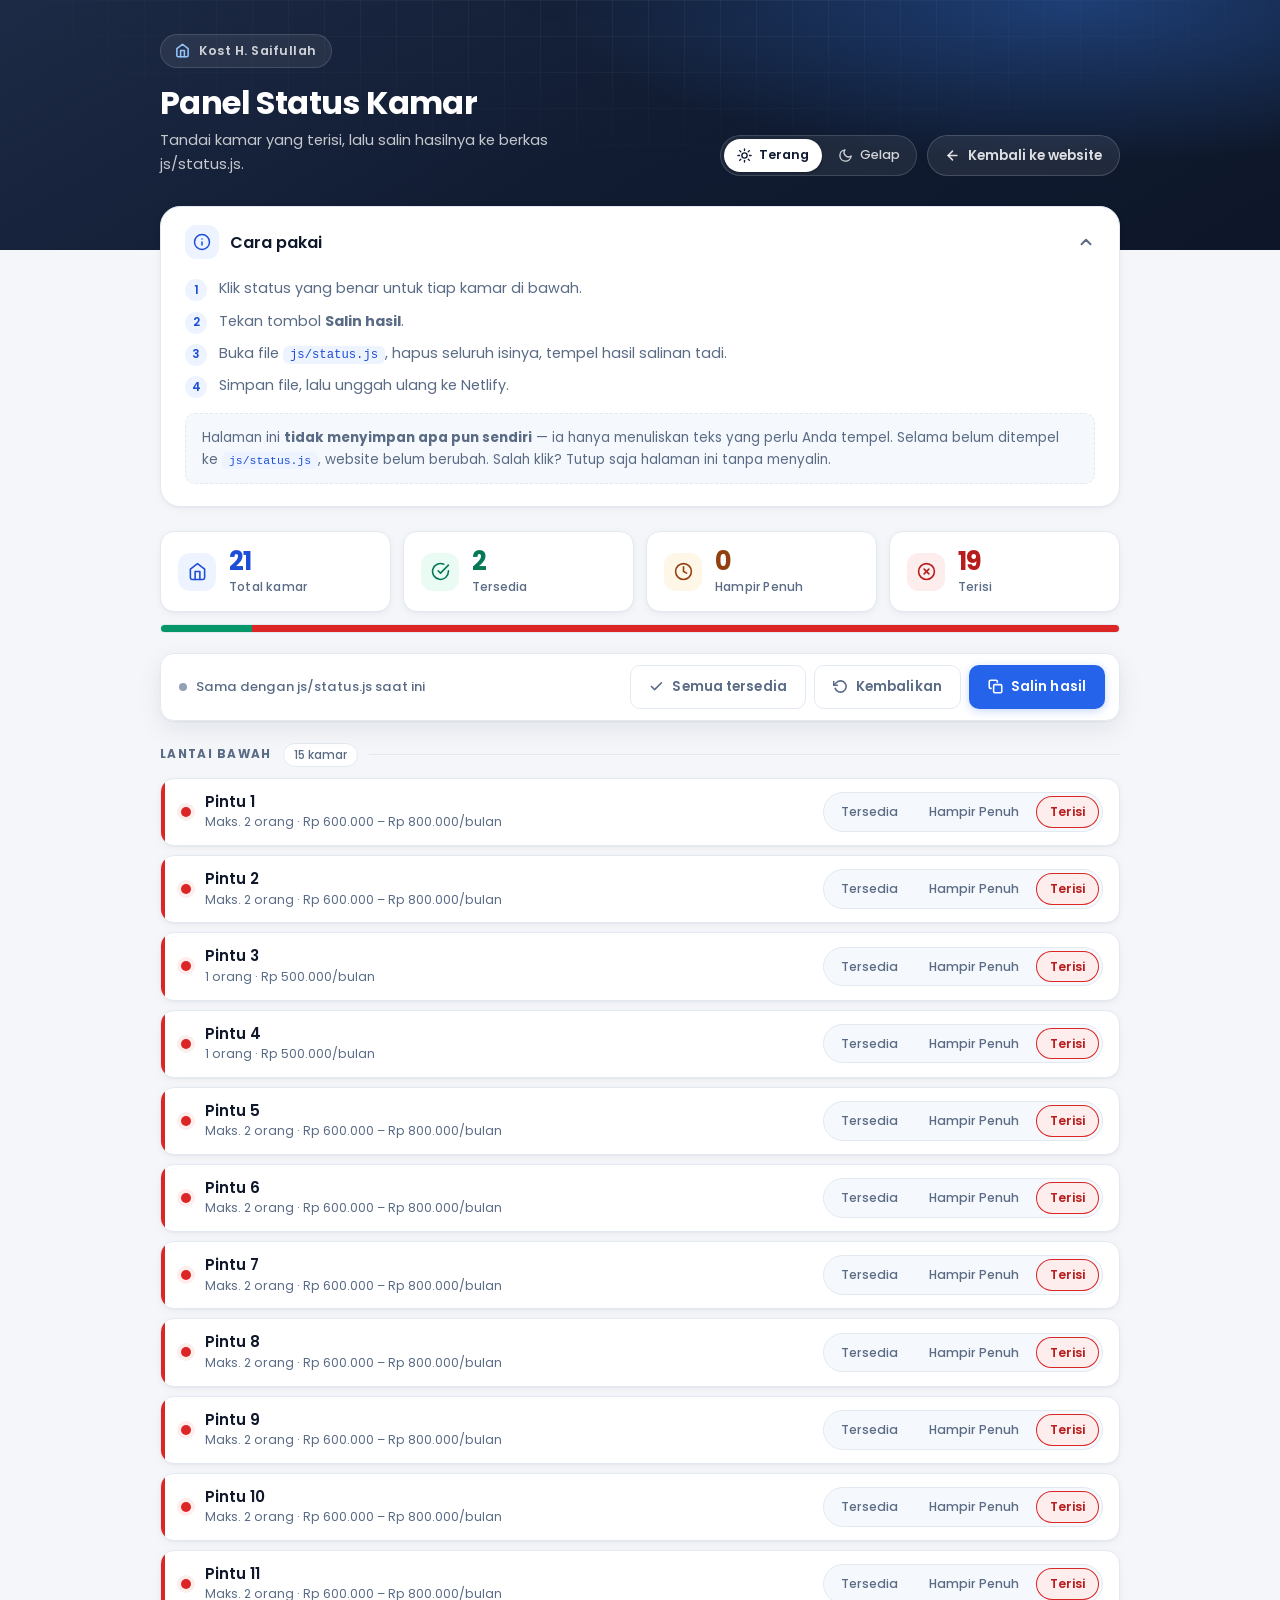
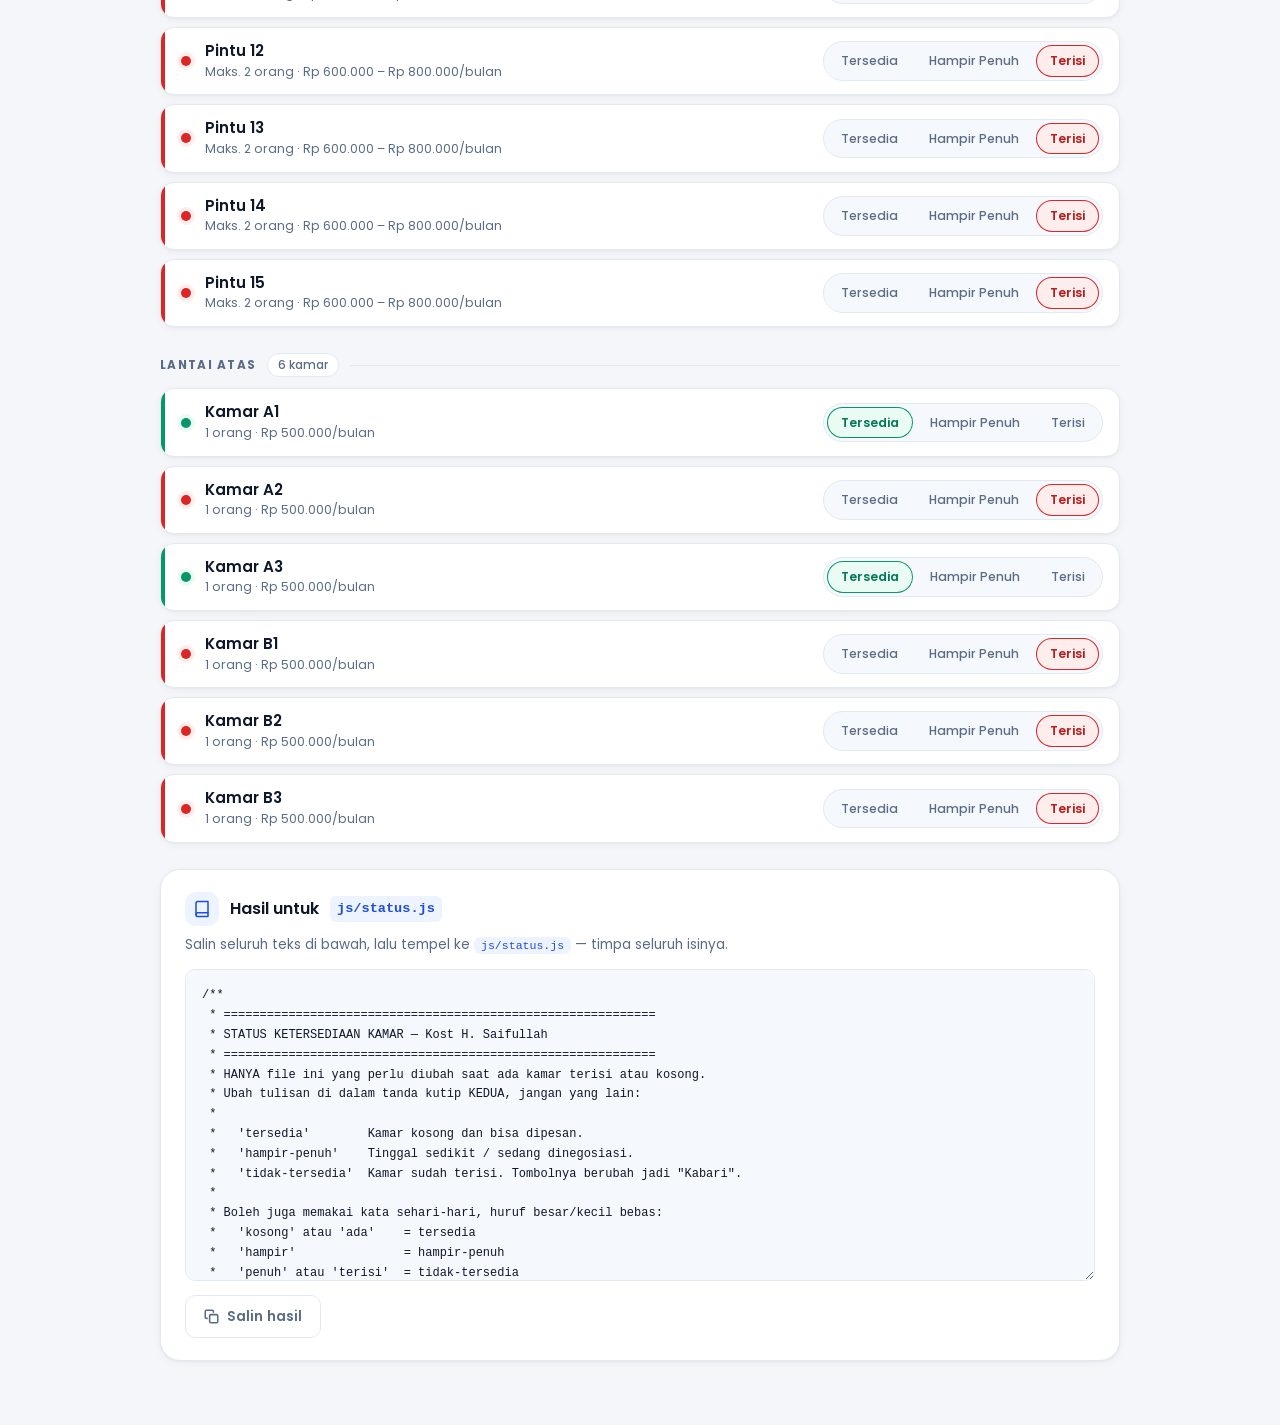
<file: admin.html>
<!DOCTYPE html>
<html lang="id">

<head>
  <meta charset="UTF-8">
  <meta name="viewport" content="width=device-width, initial-scale=1.0">
  <meta name="robots" content="noindex, nofollow">
  <meta name="color-scheme" content="light dark">
  <title>Panel Status Kamar — Kost H. Saifullah</title>

  <link rel="preconnect" href="https://fonts.googleapis.com">
  <link rel="preconnect" href="https://fonts.gstatic.com" crossorigin>
  <link href="https://fonts.googleapis.com/css2?family=Poppins:wght@400;500;600;700&display=swap" rel="stylesheet">

  <link rel="icon" href="data:image/svg+xml,%3Csvg xmlns='http://www.w3.org/2000/svg' viewBox='0 0 24 24' fill='%233A86FF'%3E%3Cpath d='M3 9l9-7 9 7v11a2 2 0 0 1-2 2H5a2 2 0 0 1-2-2z'/%3E%3Cpolyline points='9 22 9 12 15 12 15 22' fill='white'/%3E%3C/svg%3E">

  <style>
    /* ============================================================
       PANEL STATUS KAMAR — gaya khusus admin.html
       ------------------------------------------------------------
       admin.html tidak memuat css/style.css, jadi seluruh token warna
       dan komponennya berdiri sendiri di sini. Penamaan tetap BEM
       berbahasa Indonesia seperti sisa repo ini.

       Warna status tidak ditulis berulang di tiap komponen: setiap
       pembungkus berstatus menyetel --aksen / --aksen-lat / --aksen-teks,
       lalu anak-anaknya cukup memakai var(--aksen).
       ============================================================ */

    /* Tema dipilih JS lewat atribut data-tema di <html>, bukan langsung oleh
       @media (prefers-color-scheme). js/tema.js yang membaca pilihan tersimpan
       ATAU preferensi sistem, lalu menuliskannya sekali sebelum halaman tampil.
       Dengan begitu palet gelap cukup ditulis SATU kali di bawah — kalau dipecah
       antara blok @media dan blok atribut, keduanya wajib disamakan terus dan
       di situlah bug warna biasanya muncul. */
    :root,
    :root[data-tema="terang"] {
      color-scheme: light;

      --biru: #3A86FF;
      --biru-tua: #2563EB;
      --biru-lat: #EEF4FF;
      --biru-teks: #1D4ED8;
      /* Isi tombol utama sengaja lebih tua dari --biru: teks putih di atas
         #3A86FF hanya 3,5:1, belum lolos ambang 4,5:1 untuk teks sekecil ini. */
      --biru-tombol: #2563EB;
      --biru-tombol-sorot: #1D4ED8;
      --biru-atas: #FFFFFF;
      --biru-bayang: rgba(37, 99, 235, .26);
      --biru-bayang-kuat: rgba(37, 99, 235, .34);

      --latar: #F4F6FA;
      --permukaan: #FFFFFF;
      --permukaan-2: #F5F8FC;
      --kaca: rgba(255, 255, 255, .97);

      --teks: #0F172A;
      --teks-lembut: #5A6B85;
      --teks-samar: #93A1B7;
      --garis: #E3E9F1;
      --garis-tipis: #EDF1F7;

      --ok: #059669;
      --ok-lat: #E9FBF3;
      --ok-teks: #047857;
      --sedang: #D97706;
      --sedang-lat: #FEF6E7;
      --sedang-teks: #92400E;
      --penuh: #DC2626;
      --penuh-lat: #FDEDED;
      --penuh-teks: #B91C1C;

      /* Nilai netral, ditimpa oleh modifier status di tiap komponen. */
      --aksen: #93A1B7;
      --aksen-lat: #F5F8FC;
      --aksen-teks: #5A6B85;

      --r-sm: 10px;
      --r-md: 14px;
      --r-lg: 20px;

      --bayang-sm: 0 1px 2px rgba(15, 23, 42, .04), 0 2px 8px rgba(15, 23, 42, .045);
      --bayang-md: 0 6px 14px rgba(15, 23, 42, .07), 0 14px 32px rgba(15, 23, 42, .06);
      --bayang-tempel: 0 1px 2px rgba(15, 23, 42, .05), 0 8px 24px rgba(15, 23, 42, .08);

      --transisi: 180ms cubic-bezier(.4, 0, .2, 1);
    }

    :root[data-tema="gelap"] {
      color-scheme: dark;

      --biru: #5B9CFF;
      --biru-tua: #7DB1FF;
      --biru-lat: rgba(91, 156, 255, .15);
      --biru-teks: #A9CBFF;
      /* Kebalikan mode terang: birunya yang terang, jadi teks di atasnya gelap.
         Teks putih di atas #5B9CFF hanya 2,7:1. */
      --biru-tombol: #5B9CFF;
      --biru-tombol-sorot: #7DB1FF;
      --biru-atas: #0A1020;
      --biru-bayang: rgba(91, 156, 255, .2);
      --biru-bayang-kuat: rgba(91, 156, 255, .28);

      --latar: #0A1020;
      --permukaan: #121A2C;
      --permukaan-2: #18223A;
      --kaca: rgba(18, 26, 44, .97);

      --teks: #E9EEF8;
      --teks-lembut: #98A7C1;
      --teks-samar: #6E7F9C;
      --garis: #24304A;
      --garis-tipis: #1C2740;

      --ok: #34D399;
      --ok-lat: rgba(52, 211, 153, .15);
      --ok-teks: #6EE7B7;
      --sedang: #FBBF24;
      --sedang-lat: rgba(251, 191, 36, .15);
      --sedang-teks: #FCD34D;
      --penuh: #F87171;
      --penuh-lat: rgba(248, 113, 113, .15);
      --penuh-teks: #FCA5A5;

      --aksen: #6E7F9C;
      --aksen-lat: #18223A;
      --aksen-teks: #98A7C1;

      --bayang-sm: 0 1px 2px rgba(0, 0, 0, .3), 0 2px 8px rgba(0, 0, 0, .22);
      --bayang-md: 0 6px 14px rgba(0, 0, 0, .34), 0 14px 32px rgba(0, 0, 0, .28);
      --bayang-tempel: 0 1px 2px rgba(0, 0, 0, .34), 0 8px 24px rgba(0, 0, 0, .4);
    }

    * { margin: 0; padding: 0; box-sizing: border-box; }

    /* Beberapa komponen di bawah memakai display: flex, yang menimpa aturan
       bawaan browser untuk [hidden]. Tanpa baris ini, menyembunyikan .bilah
       atau .toast lewat el.hidden tidak berpengaruh apa-apa. */
    [hidden] { display: none !important; }

    body {
      font-family: 'Poppins', -apple-system, BlinkMacSystemFont, 'Segoe UI', Roboto, sans-serif;
      background: var(--latar);
      color: var(--teks);
      line-height: 1.6;
      -webkit-font-smoothing: antialiased;
      -moz-osx-font-smoothing: grayscale;
    }

    .bungkus { max-width: 1000px; margin: 0 auto; padding: 0 20px; }

    .sr-only {
      position: absolute; width: 1px; height: 1px; padding: 0; margin: -1px;
      overflow: hidden; clip: rect(0, 0, 0, 0); white-space: nowrap; border: 0;
    }

    .lewati {
      position: absolute; left: 50%; top: 0; transform: translate(-50%, -140%);
      z-index: 90; background: var(--permukaan); color: var(--teks);
      border: 1px solid var(--garis); border-radius: 0 0 var(--r-sm) var(--r-sm);
      padding: 10px 18px; font-size: .85rem; font-weight: 600; text-decoration: none;
      box-shadow: var(--bayang-md); transition: transform var(--transisi);
    }

    .lewati:focus { transform: translate(-50%, 0); }

    :focus-visible { outline: 2px solid var(--biru); outline-offset: 2px; }

    /* ---------- Kepala halaman ---------- */
    .kepala {
      position: relative;
      overflow: hidden;
      background: linear-gradient(150deg, #1D2A45 0%, #101B31 55%, #0E1729 100%);
      color: #fff;
      padding: 34px 0 74px;
    }

    /* Cahaya biru lembut supaya kepala tidak terasa seperti balok hitam.
       Titik pusatnya sengaja di tepi atas: cahaya yang berpusat di tepi BAWAH
       akan terpotong rata oleh batas .kepala dan malah terlihat seperti garis. */
    .kepala::before {
      content: '';
      position: absolute;
      inset: 0;
      pointer-events: none;
      background: radial-gradient(65% 105% at 84% 0%, rgba(58, 134, 255, .34) 0%, transparent 62%);
    }

    /* Kisi tipis yang memudar ke bawah — murni CSS, tanpa file gambar. */
    /* pointer-events: none WAJIB — lapisan ini anak terakhir .kepala, jadi ia
       digambar di atas .kepala__isi dan akan menelan klik tombol tema. */
    .kepala::after {
      content: '';
      position: absolute;
      inset: 0;
      pointer-events: none;
      background-image:
        linear-gradient(rgba(255, 255, 255, .05) 1px, transparent 1px),
        linear-gradient(90deg, rgba(255, 255, 255, .05) 1px, transparent 1px);
      background-size: 36px 36px;
      -webkit-mask-image: radial-gradient(ellipse 80% 100% at 50% 0%, #000 0%, transparent 72%);
      mask-image: radial-gradient(ellipse 80% 100% at 50% 0%, #000 0%, transparent 72%);
    }

    .kepala__isi {
      position: relative;
      z-index: 1;
      display: flex;
      flex-wrap: wrap;
      align-items: flex-end;
      justify-content: space-between;
      gap: 16px;
    }

    .kepala__merek {
      display: inline-flex;
      align-items: center;
      gap: 9px;
      font-weight: 600;
      font-size: .78rem;
      letter-spacing: .5px;
      color: rgba(255, 255, 255, .78);
      background: rgba(255, 255, 255, .07);
      border: 1px solid rgba(255, 255, 255, .13);
      padding: 6px 14px;
      border-radius: 999px;
      margin-bottom: 16px;
    }

    .kepala__merek svg { color: #93C5FD; }

    .kepala h1 {
      font-size: clamp(1.45rem, 1.1rem + 1.6vw, 2rem);
      font-weight: 700;
      line-height: 1.2;
      letter-spacing: -.6px;
    }

    .kepala__sub {
      color: rgba(255, 255, 255, .75);
      font-size: .92rem;
      margin-top: 7px;
      max-width: 48ch;
    }

    .kepala__alat {
      display: flex;
      align-items: center;
      flex-wrap: wrap;
      gap: 10px;
    }

    /* ---------- Pemilih tema ---------- */
    /* Kepala halaman selalu gelap di kedua tema, jadi komponen ini memakai
       warna putih transparan langsung, bukan token --permukaan dan kawan-kawan
       yang ikut berbalik. Yang terpilih jadi pil putih solid berteks gelap
       supaya kontrasnya tinggi di mode terang maupun gelap. */
    .tema {
      display: inline-flex;
      gap: 3px;
      padding: 3px;
      border-radius: 999px;
      background: rgba(255, 255, 255, .07);
      border: 1px solid rgba(255, 255, 255, .14);
    }

    .tema__pilih {
      display: inline-flex;
      align-items: center;
      gap: 7px;
      font: inherit;
      font-size: .8rem;
      font-weight: 500;
      padding: 6px 13px;
      border: 0;
      border-radius: 999px;
      background: transparent;
      color: rgba(255, 255, 255, .8);
      cursor: pointer;
      white-space: nowrap;
      transition: background var(--transisi), color var(--transisi);
    }

    .tema__pilih svg { flex: none; }

    .tema__pilih:hover { color: #fff; background: rgba(255, 255, 255, .12); }

    .tema__pilih[aria-pressed="true"] {
      font-weight: 600;
      color: #101B31;
      background: #fff;
      box-shadow: 0 1px 3px rgba(0, 0, 0, .35);
    }

    /* Garis fokus biru bisa tenggelam di atas kepala yang gelap. */
    .kepala :focus-visible { outline-color: #93C5FD; }

    .kepala__tautan {
      display: inline-flex;
      align-items: center;
      gap: 8px;
      font-size: .84rem;
      font-weight: 600;
      color: rgba(255, 255, 255, .85);
      text-decoration: none;
      background: rgba(255, 255, 255, .08);
      border: 1px solid rgba(255, 255, 255, .16);
      border-radius: 999px;
      padding: 9px 17px;
      transition: background var(--transisi), border-color var(--transisi), transform var(--transisi);
    }

    .kepala__tautan:hover {
      background: rgba(255, 255, 255, .16);
      border-color: rgba(255, 255, 255, .3);
      transform: translateY(-1px);
    }

    /* ---------- Kartu umum ---------- */
    .kartu {
      background: var(--permukaan);
      border: 1px solid var(--garis);
      border-radius: var(--r-lg);
      box-shadow: var(--bayang-sm);
    }

    .lencana {
      display: inline-flex;
      align-items: center;
      justify-content: center;
      width: 34px;
      height: 34px;
      flex: none;
      border-radius: 11px;
      background: var(--biru-lat);
      color: var(--biru-teks);
    }

    /* ---------- Panduan (bisa dilipat) ---------- */
    /* Ditarik naik menimpa kepala supaya halamannya tidak terasa bertumpuk datar. */
    .panduan { margin-top: -44px; position: relative; overflow: hidden; }

    .panduan__kepala {
      display: flex;
      align-items: center;
      gap: 11px;
      padding: 18px 24px;
      cursor: pointer;
      list-style: none;
      -webkit-user-select: none;
      user-select: none;
    }

    .panduan__kepala::-webkit-details-marker { display: none; }

    .panduan__kepala h2 { font-size: 1rem; font-weight: 600; flex: 1; }

    .panduan__panah {
      flex: none;
      color: var(--teks-lembut);
      transition: transform var(--transisi);
    }

    .panduan[open] .panduan__panah { transform: rotate(180deg); }

    .panduan__isi { padding: 0 24px 22px; font-size: .9rem; }

    .panduan ol { margin: 0; counter-reset: langkah; list-style: none; }

    .panduan li {
      counter-increment: langkah;
      position: relative;
      padding-left: 34px;
      margin-bottom: 9px;
      color: var(--teks-lembut);
    }

    .panduan li:last-child { margin-bottom: 0; }

    .panduan li::before {
      content: counter(langkah);
      position: absolute;
      left: 0;
      top: 2px;
      width: 22px;
      height: 22px;
      border-radius: 50%;
      background: var(--biru-lat);
      color: var(--biru-teks);
      font-size: .74rem;
      font-weight: 600;
      display: flex;
      align-items: center;
      justify-content: center;
    }

    .panduan__catatan {
      margin-top: 16px;
      padding: 13px 16px;
      border-radius: var(--r-sm);
      border: 1px dashed var(--garis);
      background: var(--permukaan-2);
      color: var(--teks-lembut);
      font-size: .84rem;
    }

    /* ---------- Ringkasan angka ---------- */
    .ringkas { margin: 24px 0 20px; }

    .ringkas__kisi {
      display: grid;
      grid-template-columns: repeat(auto-fit, minmax(150px, 1fr));
      gap: 12px;
    }

    .ringkas__kartu {
      display: flex;
      align-items: center;
      gap: 13px;
      background: var(--permukaan);
      border: 1px solid var(--garis);
      border-radius: var(--r-md);
      box-shadow: var(--bayang-sm);
      padding: 15px 17px;
      transition: transform var(--transisi), box-shadow var(--transisi), border-color var(--transisi);
    }

    .ringkas__kartu:hover {
      transform: translateY(-2px);
      box-shadow: var(--bayang-md);
      border-color: var(--aksen);
    }

    .ringkas__kartu--tersedia { --aksen: var(--ok); --aksen-lat: var(--ok-lat); --aksen-teks: var(--ok-teks); }
    .ringkas__kartu--hampir-penuh { --aksen: var(--sedang); --aksen-lat: var(--sedang-lat); --aksen-teks: var(--sedang-teks); }
    .ringkas__kartu--tidak-tersedia { --aksen: var(--penuh); --aksen-lat: var(--penuh-lat); --aksen-teks: var(--penuh-teks); }
    .ringkas__kartu--total { --aksen: var(--biru); --aksen-lat: var(--biru-lat); --aksen-teks: var(--biru-teks); }

    .ringkas__ikon {
      display: inline-flex;
      align-items: center;
      justify-content: center;
      width: 38px;
      height: 38px;
      flex: none;
      border-radius: 12px;
      background: var(--aksen-lat);
      color: var(--aksen-teks);
    }

    .ringkas__angka {
      display: block;
      font-size: 1.6rem;
      font-weight: 700;
      line-height: 1.15;
      letter-spacing: -.8px;
      font-variant-numeric: tabular-nums;
      color: var(--aksen-teks);
    }

    .ringkas__label {
      display: block;
      font-size: .76rem;
      font-weight: 500;
      color: var(--teks-lembut);
      letter-spacing: .2px;
    }

    /* Bilah proporsi: satu garis yang langsung memperlihatkan komposisi 21 kamar. */
    .proporsi {
      display: flex;
      height: 9px;
      margin-top: 12px;
      border-radius: 999px;
      overflow: hidden;
      background: var(--permukaan);
      border: 1px solid var(--garis);
    }

    .proporsi__seg { transition: width var(--transisi); }
    .proporsi__seg--tersedia { background: var(--ok); }
    .proporsi__seg--hampir-penuh { background: var(--sedang); }
    .proporsi__seg--tidak-tersedia { background: var(--penuh); }

    /* ---------- Bilah aksi menempel ---------- */
    .bilah {
      position: sticky;
      top: 0;
      z-index: 30;
      display: flex;
      flex-wrap: wrap;
      align-items: center;
      justify-content: space-between;
      gap: 12px;
      padding: 11px 14px;
      margin-bottom: 22px;
      border: 1px solid var(--garis);
      border-radius: var(--r-md);
      background: var(--kaca);
      -webkit-backdrop-filter: blur(14px) saturate(160%);
      backdrop-filter: blur(14px) saturate(160%);
      box-shadow: var(--bayang-tempel);
    }

    .bilah__hitung {
      display: inline-flex;
      align-items: center;
      gap: 9px;
      font-size: .82rem;
      font-weight: 500;
      color: var(--teks-lembut);
      padding-left: 4px;
    }

    .bilah__titik {
      width: 8px;
      height: 8px;
      flex: none;
      border-radius: 50%;
      background: var(--teks-samar);
      transition: background var(--transisi), box-shadow var(--transisi);
    }

    .bilah--berubah .bilah__hitung { color: var(--biru-teks); font-weight: 600; }
    .bilah--berubah .bilah__titik { background: var(--biru); box-shadow: 0 0 0 3px var(--biru-lat); }

    .bilah__aksi { display: flex; flex-wrap: wrap; gap: 8px; }

    /* ---------- Tombol ---------- */
    .tombol {
      display: inline-flex;
      align-items: center;
      justify-content: center;
      gap: 8px;
      font: inherit;
      font-size: .84rem;
      font-weight: 600;
      letter-spacing: .1px;
      padding: 10px 18px;
      border: 1px solid transparent;
      border-radius: var(--r-sm);
      background: var(--biru-tombol);
      color: var(--biru-atas);
      cursor: pointer;
      white-space: nowrap;
      box-shadow: 0 2px 8px var(--biru-bayang);
      transition: transform var(--transisi), box-shadow var(--transisi), background var(--transisi), border-color var(--transisi), color var(--transisi);
    }

    .tombol svg { flex: none; }

    .tombol:hover { background: var(--biru-tombol-sorot); transform: translateY(-1px); box-shadow: 0 5px 16px var(--biru-bayang-kuat); }
    .tombol:active { transform: translateY(0); box-shadow: 0 1px 4px var(--biru-bayang); }

    .tombol--hantu {
      background: var(--permukaan);
      color: var(--teks-lembut);
      border-color: var(--garis);
      box-shadow: none;
    }

    .tombol--hantu:hover {
      background: var(--biru-lat);
      color: var(--biru-teks);
      border-color: var(--biru);
      box-shadow: none;
    }

    /* ---------- Kelompok lantai ---------- */
    .grup { margin-bottom: 26px; }

    .grup__judul {
      display: flex;
      align-items: center;
      gap: 11px;
      font-size: .74rem;
      font-weight: 700;
      text-transform: uppercase;
      letter-spacing: 1.3px;
      color: var(--teks-lembut);
      margin-bottom: 11px;
    }

    .grup__judul::after {
      content: '';
      flex: 1;
      height: 1px;
      background: var(--garis);
    }

    .grup__jumlah {
      text-transform: none;
      letter-spacing: 0;
      font-size: .72rem;
      font-weight: 500;
      color: var(--teks-lembut);
      background: var(--permukaan);
      border: 1px solid var(--garis);
      border-radius: 999px;
      padding: 2px 10px;
    }

    /* ---------- Baris kamar ---------- */
    .kamar {
      display: grid;
      grid-template-columns: auto 1fr auto;
      align-items: center;
      gap: 8px 14px;
      position: relative;
      overflow: hidden;
      background: var(--permukaan);
      border: 1px solid var(--garis);
      border-radius: var(--r-md);
      box-shadow: var(--bayang-sm);
      padding: 13px 16px 13px 20px;
      margin-bottom: 9px;
      transition: transform var(--transisi), box-shadow var(--transisi), border-color var(--transisi);
    }

    .kamar:hover { transform: translateY(-1px); box-shadow: var(--bayang-md); }

    .kamar::before {
      content: '';
      position: absolute;
      left: 0;
      top: 0;
      bottom: 0;
      width: 4px;
      background: var(--aksen);
      transition: background var(--transisi);
    }

    .kamar--tersedia { --aksen: var(--ok); --aksen-lat: var(--ok-lat); --aksen-teks: var(--ok-teks); }
    .kamar--hampir-penuh { --aksen: var(--sedang); --aksen-lat: var(--sedang-lat); --aksen-teks: var(--sedang-teks); }
    .kamar--tidak-tersedia { --aksen: var(--penuh); --aksen-lat: var(--penuh-lat); --aksen-teks: var(--penuh-teks); }

    .kamar__titik {
      width: 10px;
      height: 10px;
      border-radius: 50%;
      background: var(--aksen);
      box-shadow: 0 0 0 4px var(--aksen-lat);
      transition: background var(--transisi), box-shadow var(--transisi);
    }

    .kamar__nama {
      display: flex;
      align-items: center;
      flex-wrap: wrap;
      gap: 8px;
      font-weight: 600;
      font-size: .95rem;
      line-height: 1.35;
    }

    .kamar__info {
      font-size: .77rem;
      color: var(--teks-lembut);
      font-weight: 400;
      font-variant-numeric: tabular-nums;
    }

    /* Penanda "belum sama dengan isi js/status.js" — inilah yang membedakan kamar
       yang baru diklik dari kamar yang memang sudah begitu di file. */
    .kamar__tanda {
      display: inline-flex;
      align-items: center;
      font-size: .64rem;
      font-weight: 600;
      letter-spacing: .5px;
      text-transform: uppercase;
      color: var(--biru-teks);
      background: var(--biru-lat);
      border: 1px solid var(--biru);
      border-radius: 999px;
      padding: 1px 9px;
    }

    /* ---------- Pemilih status ---------- */
    .pilihan {
      display: inline-flex;
      gap: 3px;
      padding: 3px;
      border-radius: 999px;
      background: var(--permukaan-2);
      border: 1px solid var(--garis);
    }

    .pilihan button {
      font: inherit;
      font-size: .77rem;
      font-weight: 500;
      padding: 6px 14px;
      border: 0;
      border-radius: 999px;
      background: transparent;
      color: var(--teks-lembut);
      cursor: pointer;
      white-space: nowrap;
      transition: background var(--transisi), color var(--transisi), box-shadow var(--transisi);
    }

    .pilihan button[data-nilai="tersedia"] { --aksen: var(--ok); --aksen-lat: var(--ok-lat); --aksen-teks: var(--ok-teks); }
    .pilihan button[data-nilai="hampir-penuh"] { --aksen: var(--sedang); --aksen-lat: var(--sedang-lat); --aksen-teks: var(--sedang-teks); }
    .pilihan button[data-nilai="tidak-tersedia"] { --aksen: var(--penuh); --aksen-lat: var(--penuh-lat); --aksen-teks: var(--penuh-teks); }

    .pilihan button:hover { color: var(--aksen-teks); background: var(--aksen-lat); }

    .pilihan button[aria-pressed="true"] {
      font-weight: 600;
      color: var(--aksen-teks);
      background: var(--aksen-lat);
      box-shadow: inset 0 0 0 1px var(--aksen);
    }

    /* ---------- Panel hasil ---------- */
    .hasil { padding: 22px 24px; margin-bottom: 64px; }

    .hasil__judul {
      display: flex;
      align-items: center;
      gap: 11px;
      font-size: 1rem;
      font-weight: 600;
      margin-bottom: 8px;
    }

    .hasil__desc { font-size: .85rem; color: var(--teks-lembut); margin-bottom: 14px; }

    textarea {
      display: block;
      width: 100%;
      font-family: ui-monospace, SFMono-Regular, Menlo, Consolas, monospace;
      font-size: .75rem;
      line-height: 1.65;
      padding: 16px;
      border: 1px solid var(--garis);
      border-radius: var(--r-sm);
      background: var(--permukaan-2);
      color: var(--teks);
      resize: vertical;
      tab-size: 4;
    }

    .hasil__kaki {
      display: flex;
      flex-wrap: wrap;
      align-items: center;
      gap: 12px;
      margin-top: 14px;
    }

    .pesan {
      display: inline-flex;
      align-items: center;
      gap: 7px;
      font-size: .82rem;
      font-weight: 500;
      color: var(--teks-lembut);
    }

    .pesan:empty { display: none; }
    .pesan--sukses { color: var(--ok-teks); }
    .pesan--peringatan { color: var(--sedang-teks); }
    .pesan--gagal { color: var(--penuh-teks); }

    code {
      background: var(--biru-lat);
      color: var(--biru-teks);
      padding: 2px 7px;
      border-radius: 6px;
      font-size: .85em;
      font-family: ui-monospace, SFMono-Regular, Menlo, Consolas, monospace;
    }

    /* ---------- Pemberitahuan sesaat ---------- */
    .toast {
      position: fixed;
      left: 50%;
      bottom: 26px;
      z-index: 80;
      display: flex;
      align-items: center;
      gap: 10px;
      max-width: calc(100vw - 40px);
      padding: 12px 20px;
      border-radius: 999px;
      border: 1px solid var(--garis);
      background: var(--permukaan);
      color: var(--teks);
      font-size: .85rem;
      font-weight: 500;
      box-shadow: var(--bayang-md);
      transform: translate(-50%, 14px);
      opacity: 0;
      pointer-events: none;
      transition: opacity var(--transisi), transform var(--transisi);
    }

    .toast--tampil { opacity: 1; transform: translate(-50%, 0); }
    .toast--sukses { color: var(--ok-teks); border-color: var(--ok); }
    .toast--gagal { color: var(--penuh-teks); border-color: var(--penuh); }

    /* ---------- Keadaan gagal muat ---------- */
    .galat {
      padding: 26px 24px;
      margin: 24px 0 64px;
      border-color: var(--penuh);
    }

    .galat h2 { display: flex; align-items: center; gap: 10px; font-size: 1rem; margin-bottom: 10px; color: var(--penuh-teks); }
    .galat p { font-size: .88rem; color: var(--teks-lembut); }
    .galat p + p { margin-top: 8px; }

    /* ---------- Layar kecil ---------- */
    @media (max-width: 680px) {
      .bungkus { padding: 0 16px; }
      .kepala { padding: 26px 0 62px; }
      .kepala__isi { align-items: flex-start; }
      .panduan__kepala { padding: 16px 18px; }
      .panduan__isi { padding: 0 18px 18px; }
      .hasil { padding: 20px 18px; }

      /* Bilah ini menempel di atas layar sepanjang halaman, jadi di layar kecil
         ia harus tetap satu baris — dua baris memakan seperenam tinggi layar
         ponsel terus-menerus. Caranya: keterangan panjang dipotong, dua tombol
         sekunder jadi ikon saja, dan tidak ada yang boleh membungkus. */
      .tema__pilih { padding: 7px 11px; }
      .tema__teks { display: none; }

      .bilah { flex-wrap: nowrap; gap: 8px; padding: 9px 10px; }
      .bilah__hitung { flex: 1 1 auto; min-width: 0; padding-left: 2px; font-size: .76rem; gap: 7px; }
      .bilah__hitung span:last-child { overflow: hidden; text-overflow: ellipsis; white-space: nowrap; }
      .bilah__ekor { display: none; }
      .bilah__aksi { flex: 0 0 auto; flex-wrap: nowrap; gap: 6px; }
      .bilah__aksi .tombol { padding: 10px 14px; gap: 7px; }
      .bilah__aksi .tombol--hantu { padding: 10px 11px; }
      .bilah__aksi .tombol--hantu .tombol__teks { display: none; }
      .bilah__aksi .tombol__ekor { display: none; }

      .kamar { grid-template-columns: auto 1fr; padding: 13px 14px 13px 18px; }
      .pilihan { grid-column: 1 / -1; display: flex; }
      .pilihan button { flex: 1; text-align: center; padding: 8px 6px; }
      .ringkas__angka { font-size: 1.45rem; }

      .toast { left: 16px; right: 16px; bottom: 16px; transform: translateY(14px); max-width: none; justify-content: center; }
      .toast--tampil { transform: translateY(0); }
    }

    @media (prefers-reduced-motion: reduce) {
      *, *::before, *::after { transition-duration: .01ms !important; animation-duration: .01ms !important; }
      .kamar:hover, .ringkas__kartu:hover, .tombol:hover, .kepala__tautan:hover { transform: none; }
    }
  </style>

  <!-- Harus di <head>: memasang data-tema sebelum halaman digambar. -->
  <script src="js/tema.js"></script>
</head>

<body>
  <a class="lewati" href="#daftar">Langsung ke daftar kamar</a>

  <header class="kepala">
    <div class="bungkus kepala__isi">
      <div>
        <span class="kepala__merek">
          <svg xmlns="http://www.w3.org/2000/svg" width="15" height="15" viewBox="0 0 24 24" fill="none" stroke="currentColor" stroke-width="2.5" stroke-linecap="round" stroke-linejoin="round" aria-hidden="true">
            <path d="M3 9l9-7 9 7v11a2 2 0 0 1-2 2H5a2 2 0 0 1-2-2z"/>
            <polyline points="9 22 9 12 15 12 15 22"/>
          </svg>
          Kost H. Saifullah
        </span>
        <h1>Panel Status Kamar</h1>
        <p class="kepala__sub">Tandai kamar yang terisi, lalu salin hasilnya ke berkas js/status.js.</p>
      </div>
      <div class="kepala__alat">
        <div class="tema" role="group" aria-label="Tema tampilan">
          <button type="button" class="tema__pilih" data-tema="terang" aria-pressed="false" title="Tampilan terang">
            <svg xmlns="http://www.w3.org/2000/svg" width="15" height="15" viewBox="0 0 24 24" fill="none" stroke="currentColor" stroke-width="2.2" stroke-linecap="round" stroke-linejoin="round" aria-hidden="true">
              <circle cx="12" cy="12" r="4.2"/><line x1="12" y1="1.5" x2="12" y2="4"/><line x1="12" y1="20" x2="12" y2="22.5"/><line x1="4.2" y1="4.2" x2="6" y2="6"/><line x1="18" y1="18" x2="19.8" y2="19.8"/><line x1="1.5" y1="12" x2="4" y2="12"/><line x1="20" y1="12" x2="22.5" y2="12"/><line x1="4.2" y1="19.8" x2="6" y2="18"/><line x1="18" y1="6" x2="19.8" y2="4.2"/>
            </svg>
            <span class="tema__teks">Terang</span>
          </button>
          <button type="button" class="tema__pilih" data-tema="gelap" aria-pressed="false" title="Tampilan gelap">
            <svg xmlns="http://www.w3.org/2000/svg" width="15" height="15" viewBox="0 0 24 24" fill="none" stroke="currentColor" stroke-width="2.2" stroke-linecap="round" stroke-linejoin="round" aria-hidden="true">
              <path d="M21 12.79A9 9 0 1 1 11.21 3 7 7 0 0 0 21 12.79z"/>
            </svg>
            <span class="tema__teks">Gelap</span>
          </button>
        </div>
        <a class="kepala__tautan" href="index.html">
          <svg xmlns="http://www.w3.org/2000/svg" width="15" height="15" viewBox="0 0 24 24" fill="none" stroke="currentColor" stroke-width="2.5" stroke-linecap="round" stroke-linejoin="round" aria-hidden="true">
            <line x1="19" y1="12" x2="5" y2="12"/><polyline points="12 19 5 12 12 5"/>
          </svg>
          Kembali ke website
        </a>
      </div>
    </div>
  </header>

  <main class="bungkus">
    <!-- Ditampilkan hanya bila js/data.js gagal dimuat. -->
    <section class="kartu galat" id="galat" hidden aria-labelledby="judulGalat">
      <h2 id="judulGalat">
        <svg xmlns="http://www.w3.org/2000/svg" width="19" height="19" viewBox="0 0 24 24" fill="none" stroke="currentColor" stroke-width="2" stroke-linecap="round" stroke-linejoin="round" aria-hidden="true">
          <path d="M10.29 3.86 1.82 18a2 2 0 0 0 1.71 3h16.94a2 2 0 0 0 1.71-3L13.71 3.86a2 2 0 0 0-3.42 0z"/><line x1="12" y1="9" x2="12" y2="13"/><line x1="12" y1="17" x2="12.01" y2="17"/>
        </svg>
        Data kamar tidak bisa dimuat
      </h2>
      <p>File <code>js/data.js</code> tidak terbaca, jadi daftar kamarnya tidak bisa ditampilkan.</p>
      <p>Pastikan <code>admin.html</code> dibuka dari dalam folder website yang lengkap — folder <code>js</code> harus berada di sebelah file ini.</p>
    </section>

    <details class="kartu panduan" id="panduan" open>
      <summary class="panduan__kepala">
        <span class="lencana">
          <svg xmlns="http://www.w3.org/2000/svg" width="18" height="18" viewBox="0 0 24 24" fill="none" stroke="currentColor" stroke-width="2" stroke-linecap="round" stroke-linejoin="round" aria-hidden="true">
            <circle cx="12" cy="12" r="10"/><line x1="12" y1="16" x2="12" y2="12"/><line x1="12" y1="8" x2="12.01" y2="8"/>
          </svg>
        </span>
        <h2>Cara pakai</h2>
        <svg class="panduan__panah" xmlns="http://www.w3.org/2000/svg" width="18" height="18" viewBox="0 0 24 24" fill="none" stroke="currentColor" stroke-width="2.5" stroke-linecap="round" stroke-linejoin="round" aria-hidden="true">
          <polyline points="6 9 12 15 18 9"/>
        </svg>
      </summary>
      <div class="panduan__isi">
        <ol>
          <li>Klik status yang benar untuk tiap kamar di bawah.</li>
          <li>Tekan tombol <strong>Salin hasil</strong>.</li>
          <li>Buka file <code>js/status.js</code>, hapus seluruh isinya, tempel hasil salinan tadi.</li>
          <li>Simpan file, lalu unggah ulang ke Netlify.</li>
        </ol>
        <p class="panduan__catatan">Halaman ini <strong>tidak menyimpan apa pun sendiri</strong> — ia hanya
          menuliskan teks yang perlu Anda tempel. Selama belum ditempel ke <code>js/status.js</code>,
          website belum berubah. Salah klik? Tutup saja halaman ini tanpa menyalin.</p>
      </div>
    </details>

    <section class="ringkas" id="ringkas" aria-labelledby="judulRingkas">
      <h2 class="sr-only" id="judulRingkas">Ringkasan status kamar</h2>
      <div class="ringkas__kisi" id="ringkasan"></div>
      <div class="proporsi" id="proporsi" role="img" aria-label="Proporsi status kamar"></div>
    </section>

    <div class="bilah" id="bilah">
      <p class="bilah__hitung">
        <span class="bilah__titik" aria-hidden="true"></span>
        <span><span id="hitungTeks"></span><span class="bilah__ekor" id="hitungEkor"></span></span>
      </p>
      <div class="bilah__aksi">
        <button type="button" class="tombol tombol--hantu" data-aksi="semua-tersedia" title="Tandai semua kamar sebagai tersedia">
          <svg xmlns="http://www.w3.org/2000/svg" width="15" height="15" viewBox="0 0 24 24" fill="none" stroke="currentColor" stroke-width="2.5" stroke-linecap="round" stroke-linejoin="round" aria-hidden="true">
            <polyline points="20 6 9 17 4 12"/>
          </svg>
          <span class="tombol__teks">Semua tersedia</span>
        </button>
        <button type="button" class="tombol tombol--hantu" data-aksi="kembalikan" title="Kembalikan seperti isi file saat ini">
          <svg xmlns="http://www.w3.org/2000/svg" width="15" height="15" viewBox="0 0 24 24" fill="none" stroke="currentColor" stroke-width="2.5" stroke-linecap="round" stroke-linejoin="round" aria-hidden="true">
            <polyline points="1 4 1 10 7 10"/><path d="M3.51 15a9 9 0 1 0 2.13-9.36L1 10"/>
          </svg>
          <span class="tombol__teks">Kembalikan</span>
        </button>
        <button type="button" class="tombol" data-aksi="salin">
          <svg xmlns="http://www.w3.org/2000/svg" width="15" height="15" viewBox="0 0 24 24" fill="none" stroke="currentColor" stroke-width="2.5" stroke-linecap="round" stroke-linejoin="round" aria-hidden="true">
            <rect x="9" y="9" width="13" height="13" rx="2" ry="2"/><path d="M5 15H4a2 2 0 0 1-2-2V4a2 2 0 0 1 2-2h9a2 2 0 0 1 2 2v1"/>
          </svg>
          <span class="tombol__teks">Salin<span class="tombol__ekor"> hasil</span></span>
        </button>
      </div>
    </div>

    <section id="daftar" aria-labelledby="judulDaftar">
      <h2 class="sr-only" id="judulDaftar">Daftar kamar</h2>
      <div id="daftarKamar"></div>
    </section>

    <section class="kartu hasil" id="hasil" aria-labelledby="judulHasil">
      <h2 class="hasil__judul" id="judulHasil">
        <span class="lencana">
          <svg xmlns="http://www.w3.org/2000/svg" width="18" height="18" viewBox="0 0 24 24" fill="none" stroke="currentColor" stroke-width="2" stroke-linecap="round" stroke-linejoin="round" aria-hidden="true">
            <path d="M4 19.5A2.5 2.5 0 0 1 6.5 17H20"/><path d="M6.5 2H20v20H6.5A2.5 2.5 0 0 1 4 19.5v-15A2.5 2.5 0 0 1 6.5 2z"/>
          </svg>
        </span>
        Hasil untuk <code>js/status.js</code>
      </h2>
      <p class="hasil__desc">Salin seluruh teks di bawah, lalu tempel ke <code>js/status.js</code> — timpa seluruh isinya.</p>

      <textarea id="keluaran" rows="14" readonly spellcheck="false" aria-label="Isi baru untuk js/status.js"></textarea>

      <div class="hasil__kaki">
        <button type="button" class="tombol tombol--hantu" data-aksi="salin">
          <svg xmlns="http://www.w3.org/2000/svg" width="15" height="15" viewBox="0 0 24 24" fill="none" stroke="currentColor" stroke-width="2.5" stroke-linecap="round" stroke-linejoin="round" aria-hidden="true">
            <rect x="9" y="9" width="13" height="13" rx="2" ry="2"/><path d="M5 15H4a2 2 0 0 1-2-2V4a2 2 0 0 1 2-2h9a2 2 0 0 1 2 2v1"/>
          </svg>
          <span class="tombol__teks">Salin hasil</span>
        </button>
        <p class="pesan" id="pesanSalin" aria-live="polite"></p>
      </div>
    </section>
  </main>

  <div class="toast" id="toast" role="status" aria-live="polite" hidden></div>

  <script src="js/data.js"></script>
  <script src="js/status.js"></script>
  <script src="js/admin.js"></script>
</body>

</html>
</file>
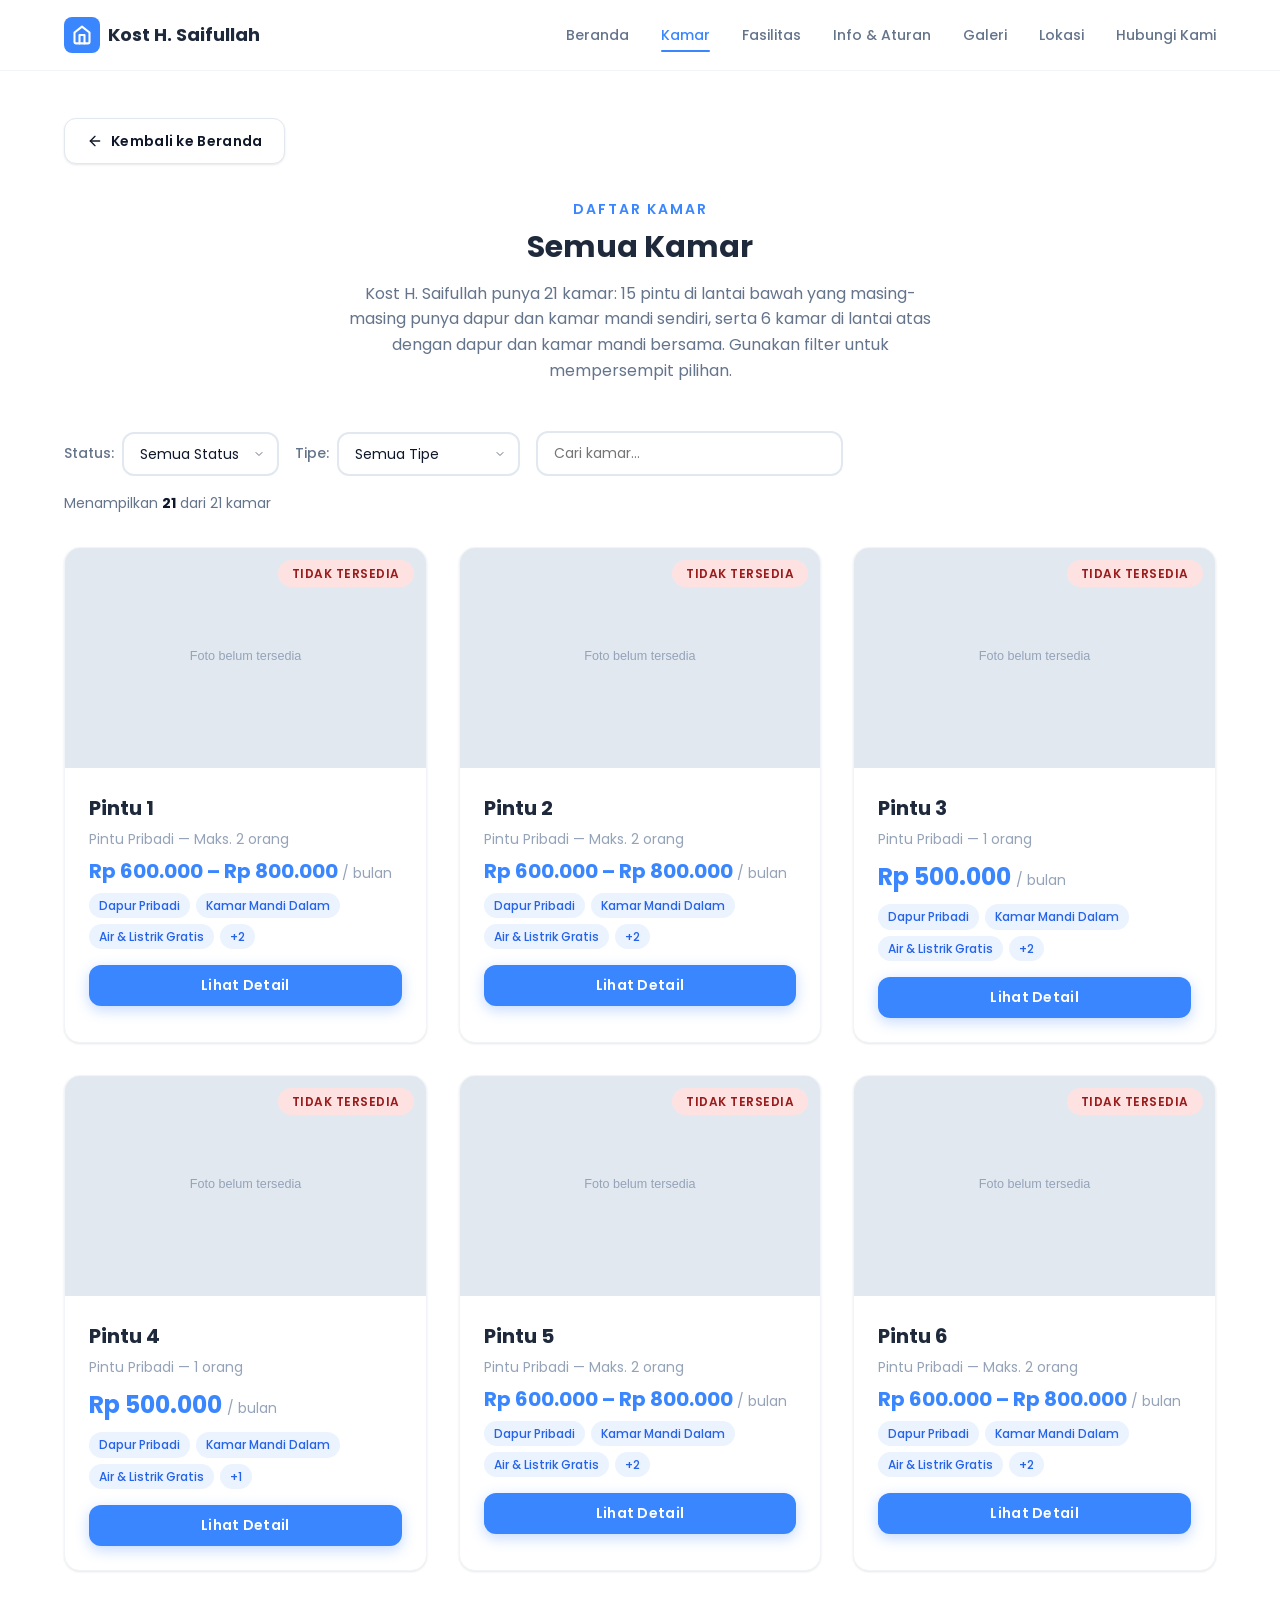
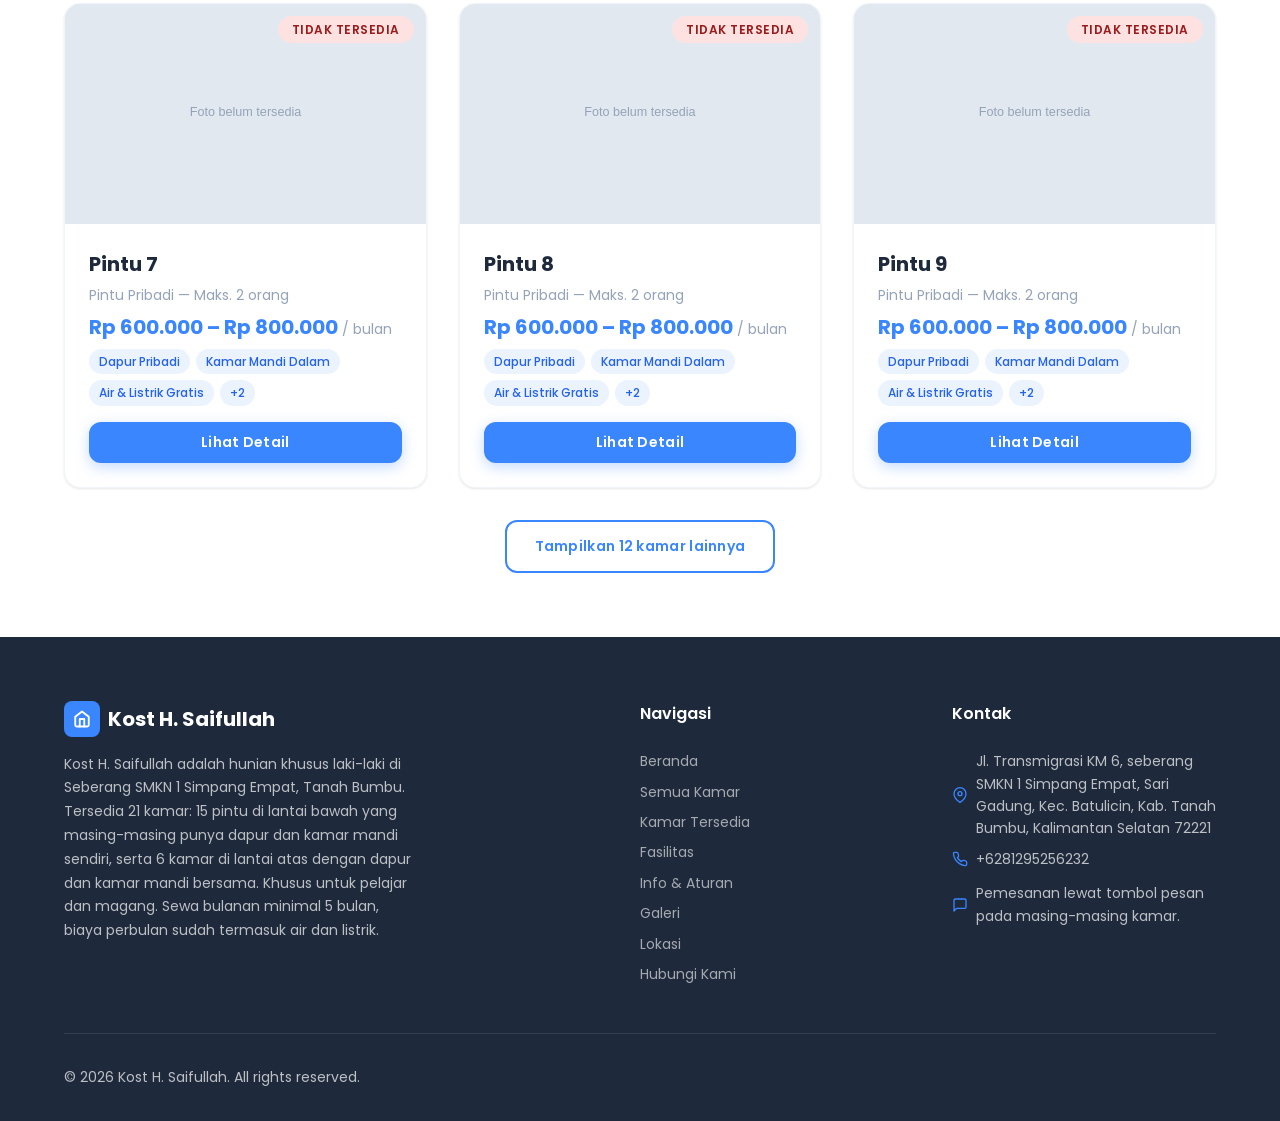
<file: kamar.html>
<!DOCTYPE html>
<html lang="id">
<head>
  <meta charset="UTF-8">
  <meta name="viewport" content="width=device-width, initial-scale=1.0">
  <meta name="description" content="Daftar lengkap 21 kamar Kost H. Saifullah di Simpang Empat, Batulicin — 15 pintu dengan dapur &amp; kamar mandi pribadi dan 6 kamar lantai atas. Lengkap dengan status ketersediaan, tarif, dan filter.">
  <meta name="theme-color" content="#3A86FF">
  <meta name="robots" content="index, follow">

  <!-- GANTI setelah deploy: URL final situs -->
  <link rel="canonical" href="https://kost-h-saifullah.netlify.app/kamar.html">

  <!-- Open Graph — preview link di WhatsApp, Facebook, Telegram -->
  <meta property="og:type" content="website">
  <meta property="og:locale" content="id_ID">
  <meta property="og:site_name" content="Kost H. Saifullah">
  <meta property="og:url" content="https://kost-h-saifullah.netlify.app/kamar.html">
  <meta property="og:title" content="Daftar Kamar — Kost H. Saifullah">
  <meta property="og:description" content="21 kamar di Simpang Empat, Batulicin. Mulai Rp 500.000/bulan, air &amp; listrik sudah termasuk. Cek status ketersediaan tiap kamar.">
  <meta property="og:image" content="https://kosmk.netlify.app/images/webkos_og.jpg">
  <meta property="og:image:width" content="1200">
  <meta property="og:image:height" content="630">
  <meta property="og:image:alt" content="Kost H. Saifullah — Hunian nyaman di Batulicin">

  <meta name="twitter:card" content="summary_large_image">
  <meta name="twitter:title" content="Daftar Kamar — Kost H. Saifullah">
  <meta name="twitter:description" content="21 kamar di Simpang Empat, Batulicin. Mulai Rp 500.000/bulan, air &amp; listrik sudah termasuk.">
  <meta name="twitter:image" content="https://kosmk.netlify.app/images/webkos_og.jpg">

  <title>Daftar Kamar — Kost H. Saifullah</title>

  <!-- Fonts -->
  <link rel="preconnect" href="https://fonts.googleapis.com">
  <link rel="preconnect" href="https://fonts.gstatic.com" crossorigin>
  <link href="https://fonts.googleapis.com/css2?family=Poppins:wght@400;500;700&display=swap" rel="stylesheet">

  <!-- Styles -->
  <link rel="stylesheet" href="css/style.css">

  <!-- Favicon -->
  <link rel="icon" href="data:image/svg+xml,%3Csvg xmlns='http://www.w3.org/2000/svg' viewBox='0 0 24 24' fill='%233A86FF'%3E%3Cpath d='M3 9l9-7 9 7v11a2 2 0 0 1-2 2H5a2 2 0 0 1-2-2z'/%3E%3Cpolyline points='9 22 9 12 15 12 15 22' fill='white'/%3E%3C/svg%3E">
</head>
<body>

  <a class="skip-link" href="#konten">Lewati ke konten utama</a>

  <noscript>
    <div class="noscript-banner">
      <h1>Daftar Kamar — Kost H. Saifullah</h1>
      <p>Halaman ini membutuhkan JavaScript untuk menampilkan daftar kamar beserta status ketersediaannya.
         Aktifkan JavaScript di browser Anda, lalu muat ulang halaman.</p>
      <p><strong>Peringatan:</strong> waspada penipuan. Wajib melihat wujud fisik kamar atau mendatangi lokasi
         langsung sebelum melakukan transfer uang.</p>
    </div>
  </noscript>

  <!-- ============================================================
       NAVIGATION — tautan section menunjuk ke beranda (index.html)
       ============================================================ -->
  <nav class="nav" id="nav">
    <div class="nav__container">
      <a href="index.html" class="nav__logo">
        <span class="nav__logo-icon">
          <svg xmlns="http://www.w3.org/2000/svg" width="20" height="20" viewBox="0 0 24 24" fill="none" stroke="currentColor" stroke-width="2.5" stroke-linecap="round" stroke-linejoin="round">
            <path d="M3 9l9-7 9 7v11a2 2 0 0 1-2 2H5a2 2 0 0 1-2-2z"/>
            <polyline points="9 22 9 12 15 12 15 22"/>
          </svg>
        </span>
        Kost H. Saifullah
      </a>

      <div class="nav__links" id="navLinks">
        <a href="index.html" class="nav__link">Beranda</a>
        <a href="kamar.html" class="nav__link active">Kamar</a>
        <a href="index.html#fasilitas" class="nav__link">Fasilitas</a>
        <a href="index.html#info" class="nav__link">Info &amp; Aturan</a>
        <a href="index.html#galeri" class="nav__link">Galeri</a>
        <a href="index.html#lokasi" class="nav__link">Lokasi</a>
        <a href="index.html#hubungi" class="nav__link">Hubungi Kami</a>
      </div>

      <button type="button" class="nav__hamburger" id="hamburger" aria-label="Buka menu navigasi" aria-expanded="false" aria-controls="navLinks">
        <span></span>
        <span></span>
        <span></span>
      </button>
    </div>
  </nav>

  <main id="konten">

  <!-- ============================================================
       DAFTAR SEMUA KAMAR + FILTER
       ============================================================ -->
  <section class="section section--halaman" id="kamar">
    <div class="container">
      <a class="tautan-kembali" href="index.html">
        <svg xmlns="http://www.w3.org/2000/svg" width="16" height="16" viewBox="0 0 24 24" fill="none" stroke="currentColor" stroke-width="2" stroke-linecap="round" stroke-linejoin="round" aria-hidden="true" focusable="false">
          <line x1="19" y1="12" x2="5" y2="12"/>
          <polyline points="12 19 5 12 12 5"/>
        </svg>
        Kembali ke Beranda
      </a>

      <div class="text-center">
        <span class="section-label">Daftar Kamar</span>
        <h1 class="section-title">Semua Kamar</h1>
        <p class="section-desc mx-auto">Kost H. Saifullah punya 21 kamar: 15 pintu di lantai bawah yang masing-masing
          punya dapur dan kamar mandi sendiri, serta 6 kamar di lantai atas dengan dapur dan kamar mandi bersama.
          Gunakan filter untuk mempersempit pilihan.</p>
      </div>

      <div class="filters">
        <div class="filter-group">
          <span class="filter-label">Status:</span>
          <select class="filter-select" id="filterStatus">
            <option value="all">Semua Status</option>
            <option value="tersedia">Tersedia</option>
            <option value="hampir-penuh">Hampir Penuh</option>
            <option value="tidak-tersedia">Tidak Tersedia</option>
          </select>
        </div>

        <div class="filter-group">
          <span class="filter-label">Tipe:</span>
          <!-- Daftar tipe diisi dari data.js oleh renderTypeFilterOptions() -->
          <select class="filter-select" id="filterType">
            <option value="">Semua Tipe</option>
          </select>
        </div>

        <div class="filter-group" style="flex:1;min-width:200px;">
          <input class="filter-search" id="filterSearch" type="text" placeholder="Cari kamar..." aria-label="Cari kamar">
        </div>
      </div>

      <div class="filter-result" id="filterResult" aria-live="polite"></div>

      <div id="allRooms"></div>
    </div>
  </section>

  </main>

  <!-- ============================================================
       FOOTER
       ============================================================ -->
  <footer class="footer">
    <div class="container" id="footerContent"></div>
  </footer>

  <div id="backToTop"></div>

  <!-- ============================================================
       SCRIPTS
       ============================================================ -->
  <script src="js/data.js"></script>
  <script src="js/status.js"></script>
  <script src="js/script.js"></script>

</body>
</html>
</file>
<file: css/style.css>
/* ============================================================
   KOST H. SAIFULLAH — Website Styles
   Modern · Profesional · Responsif
   ============================================================ */

/* --- CSS Custom Properties --- */
:root {
    /* Colors — Biru Laut Professional */
    --primary: #3A86FF;
    --primary-hover: #2D7AE8;
    --primary-light: #EBF3FF;
    --primary-dark: #2563EB;
    --secondary: #1E293B;
    --secondary-light: #334155;
    --accent: #60A5FA;
    --accent-light: #DBEAFE;
    --bg: #FFFFFF;
    --bg-alt: #F8FAFC;
    --surface: #FFFFFF;
    --text: #0F172A;
    --text-secondary: #64748B;
    --text-muted: #94A3B8;
    --border: #E2E8F0;
    --border-light: #F1F5F9;

    /* Status Colors */
    --success: #10B981;
    --success-bg: #D1FAE5;
    --warning: #F59E0B;
    --warning-bg: #FEF3C7;
    --danger: #EF4444;
    --danger-bg: #FEE2E2;

    /* Typography */
    --font-family: 'Poppins', -apple-system, BlinkMacSystemFont, 'Segoe UI', Roboto, sans-serif;
    --font-size-xs: 0.75rem;
    --font-size-sm: 0.875rem;
    --font-size-base: 1rem;
    --font-size-lg: 1.125rem;
    --font-size-xl: 1.25rem;
    --font-size-2xl: 1.5rem;
    --font-size-3xl: 1.875rem;
    --font-size-4xl: 2.25rem;
    --font-size-5xl: 3rem;

    /* Spacing */
    --space-xs: 0.25rem;
    --space-sm: 0.5rem;
    --space-md: 1rem;
    --space-lg: 1.5rem;
    --space-xl: 2rem;
    --space-2xl: 3rem;
    --space-3xl: 4rem;
    --space-4xl: 6rem;

    /* Border Radius */
    --radius-sm: 8px;
    --radius-md: 12px;
    --radius-lg: 16px;
    --radius-xl: 24px;
    --radius-full: 9999px;

    /* Shadows */
    --shadow-sm: 0 1px 3px rgba(0, 0, 0, 0.06), 0 1px 2px rgba(0, 0, 0, 0.04);
    --shadow-md: 0 4px 12px rgba(0, 0, 0, 0.08);
    --shadow-lg: 0 10px 30px rgba(0, 0, 0, 0.1);
    --shadow-xl: 0 20px 60px rgba(0, 0, 0, 0.15);

    /* Transitions */
    --transition-fast: 150ms ease;
    --transition-base: 250ms ease;
    --transition-slow: 400ms ease;

    /* Container */
    --container-max: 1200px;
    --container-pad: 1.5rem;
}

/* --- Reset & Base --- */
*,
*::before,
*::after {
    margin: 0;
    padding: 0;
    box-sizing: border-box;
}

html {
    scroll-behavior: smooth;
    -webkit-text-size-adjust: 100%;
}

body {
    font-family: var(--font-family);
    font-size: var(--font-size-base);
    line-height: 1.6;
    color: var(--text);
    background-color: var(--bg);
    -webkit-font-smoothing: antialiased;
    -moz-osx-font-smoothing: grayscale;
}

img {
    max-width: 100%;
    height: auto;
    display: block;
}

a {
    color: var(--primary);
    text-decoration: none;
    transition: color var(--transition-fast);
}

a:hover {
    color: var(--primary-hover);
}

button {
    cursor: pointer;
    font-family: inherit;
    border: none;
    background: none;
}

ul,
ol {
    list-style: none;
}

/* --- Container --- */
.container {
    max-width: var(--container-max);
    margin: 0 auto;
    padding: 0 var(--container-pad);
}

/* --- Section --- */
.section {
    padding: var(--space-3xl) 0;
}

.section-label {
    display: inline-block;
    font-size: var(--font-size-sm);
    font-weight: 600;
    color: var(--primary);
    text-transform: uppercase;
    letter-spacing: 2px;
    margin-bottom: var(--space-sm);
}

.section-title {
    font-size: var(--font-size-3xl);
    font-weight: 700;
    color: var(--secondary);
    margin-bottom: var(--space-md);
    line-height: 1.2;
}

.section-desc {
    font-size: var(--font-size-base);
    color: var(--text-secondary);
    max-width: 600px;
    margin-bottom: var(--space-2xl);
}

.text-center {
    text-align: center;
}

.mx-auto {
    margin-left: auto;
    margin-right: auto;
}

/* --- Navigation --- */
.nav {
    position: fixed;
    top: 0;
    left: 0;
    right: 0;
    z-index: 1000;
    background: rgba(255, 255, 255, 0.95);
    backdrop-filter: blur(20px);
    -webkit-backdrop-filter: blur(20px);
    border-bottom: 1px solid var(--border-light);
    transition: box-shadow var(--transition-base);
}

.nav.scrolled {
    box-shadow: var(--shadow-sm);
}

.nav__container {
    max-width: var(--container-max);
    margin: 0 auto;
    padding: 0 var(--container-pad);
    display: flex;
    align-items: center;
    justify-content: space-between;
    height: 70px;
}

.nav__logo {
    display: flex;
    align-items: center;
    gap: var(--space-sm);
    font-weight: 700;
    font-size: var(--font-size-lg);
    color: var(--secondary);
    text-decoration: none;
}

.nav__logo-icon {
    width: 36px;
    height: 36px;
    background: var(--primary);
    border-radius: var(--radius-sm);
    display: flex;
    align-items: center;
    justify-content: center;
    color: white;
    font-size: 18px;
}

.nav__links {
    display: flex;
    align-items: center;
    gap: var(--space-xl);
}

.nav__link {
    font-size: var(--font-size-sm);
    font-weight: 500;
    color: var(--text-secondary);
    transition: color var(--transition-fast);
    position: relative;
    padding: 4px 0;
}

.nav__link::after {
    content: '';
    position: absolute;
    bottom: -2px;
    left: 0;
    width: 0;
    height: 2px;
    background: var(--primary);
    border-radius: 2px;
    transition: width var(--transition-base);
}

.nav__link:hover,
.nav__link.active {
    color: var(--primary);
}

.nav__link:hover::after,
.nav__link.active::after {
    width: 100%;
}

.nav__hamburger {
    display: none;
    flex-direction: column;
    gap: 5px;
    padding: 4px;
    cursor: pointer;
    background: none;
    border: none;
}

.nav__hamburger span {
    display: block;
    width: 24px;
    height: 2px;
    background: var(--secondary);
    border-radius: 2px;
    transition: var(--transition-base);
}

.nav__hamburger.active span:nth-child(1) {
    transform: rotate(45deg) translate(5px, 5px);
}

.nav__hamburger.active span:nth-child(2) {
    opacity: 0;
}

.nav__hamburger.active span:nth-child(3) {
    transform: rotate(-45deg) translate(5px, -5px);
}

/* --- Hero --- */
.hero {
    min-height: 100vh;
    display: flex;
    align-items: center;
    position: relative;
    padding-top: 70px;
    overflow: hidden;
    background: linear-gradient(135deg, var(--secondary) 0%, #0F172A 100%);
}

.hero__bg {
    position: absolute;
    inset: 0;
    z-index: 0;
}

.hero__bg img {
    width: 100%;
    height: 100%;
    object-fit: cover;
    opacity: 0.25;
}

.hero__overlay {
    position: absolute;
    inset: 0;
    background: linear-gradient(
        135deg,
        rgba(30, 41, 59, 0.92) 0%,
        rgba(30, 41, 59, 0.7) 50%,
        rgba(30, 41, 59, 0.5) 100%
    );
    z-index: 1;
}

.hero__content {
    position: relative;
    z-index: 2;
    max-width: 700px;
    padding: var(--space-3xl) var(--container-pad);
}

.hero__badge {
    display: inline-flex;
    align-items: center;
    gap: 6px;
    background: rgba(255, 255, 255, 0.1);
    backdrop-filter: blur(10px);
    border: 1px solid rgba(255, 255, 255, 0.15);
    padding: 6px 16px;
    border-radius: var(--radius-full);
    font-size: var(--font-size-sm);
    color: rgba(255, 255, 255, 0.9);
    margin-bottom: var(--space-lg);
    animation: fadeInUp 0.6s ease;
}

.hero__title {
    font-size: var(--font-size-5xl);
    font-weight: 800;
    color: white;
    line-height: 1.15;
    margin-bottom: var(--space-lg);
    animation: fadeInUp 0.6s ease 0.1s both;
}

.hero__title span {
    color: var(--primary);
}

.hero__desc {
    font-size: var(--font-size-lg);
    color: rgba(255, 255, 255, 0.8);
    line-height: 1.7;
    margin-bottom: var(--space-xl);
    animation: fadeInUp 0.6s ease 0.2s both;
}

.hero__actions {
    display: flex;
    gap: var(--space-md);
    flex-wrap: wrap;
    animation: fadeInUp 0.6s ease 0.3s both;
}

/* --- Buttons --- */
.btn {
    display: inline-flex;
    align-items: center;
    gap: 8px;
    padding: 14px 28px;
    font-size: var(--font-size-sm);
    font-weight: 600;
    border-radius: var(--radius-md);
    transition: all var(--transition-base);
    text-decoration: none;
    letter-spacing: 0.3px;
}

.btn-primary {
    background: var(--primary);
    color: white;
    box-shadow: 0 4px 14px rgba(58, 134, 255, 0.3);
}

.btn-primary:hover {
    background: var(--primary-hover);
    color: white;
    transform: translateY(-2px);
    box-shadow: 0 6px 20px rgba(58, 134, 255, 0.35);
}

.btn-outline {
    background: transparent;
    color: white;
    border: 2px solid rgba(255, 255, 255, 0.3);
}

.btn-outline:hover {
    background: rgba(255, 255, 255, 0.1);
    color: white;
    border-color: rgba(255, 255, 255, 0.5);
}

.btn-wa {
    background: #25D366;
    color: white;
    box-shadow: 0 4px 14px rgba(37, 211, 102, 0.35);
}

.btn-wa:hover {
    background: #20BD5A;
    color: white;
    transform: translateY(-2px);
    box-shadow: 0 6px 20px rgba(37, 211, 102, 0.4);
}

.btn-wa-large {
    padding: 18px 36px;
    font-size: var(--font-size-lg);
}

.btn-sm {
    padding: 10px 20px;
    font-size: var(--font-size-sm);
}

/* --- Room Cards --- */
.rooms-grid {
    display: grid;
    grid-template-columns: repeat(auto-fill, minmax(340px, 1fr));
    gap: var(--space-xl);
}

.room-card {
    background: var(--surface);
    border-radius: var(--radius-lg);
    overflow: hidden;
    box-shadow: var(--shadow-sm);
    transition: all var(--transition-base);
    border: 1px solid var(--border-light);
}

.room-card:hover {
    transform: translateY(-4px);
    box-shadow: var(--shadow-lg);
}

.room-card__image {
    position: relative;
    height: 220px;
    overflow: hidden;
}

.room-card__image img {
    width: 100%;
    height: 100%;
    object-fit: cover;
    transition: transform var(--transition-slow);
}

.room-card:hover .room-card__image img {
    transform: scale(1.05);
}

.room-card__status {
    position: absolute;
    top: 12px;
    right: 12px;
    padding: 4px 14px;
    border-radius: var(--radius-full);
    font-size: var(--font-size-xs);
    font-weight: 600;
    text-transform: uppercase;
    letter-spacing: 0.5px;
}

.room-card__status--tersedia {
    background: var(--success-bg);
    color: var(--success);
}

.room-card__status--hampir-penuh {
    background: var(--warning-bg);
    color: var(--warning);
}

.room-card__status--tidak-tersedia {
    background: var(--danger-bg);
    color: var(--danger);
}

.room-card__body {
    padding: var(--space-lg);
}

.room-card__title {
    font-size: var(--font-size-xl);
    font-weight: 700;
    color: var(--secondary);
    margin-bottom: 4px;
}

.room-card__type {
    font-size: var(--font-size-sm);
    color: var(--text-muted);
    margin-bottom: var(--space-sm);
}

.room-card__price {
    font-size: var(--font-size-2xl);
    font-weight: 700;
    color: var(--primary);
    margin-bottom: var(--space-sm);
}

.room-card__price span {
    font-size: var(--font-size-sm);
    font-weight: 400;
    color: var(--text-muted);
}

.room-card__facilities {
    display: flex;
    flex-wrap: wrap;
    gap: 6px;
    margin-bottom: var(--space-md);
}

.room-card__facility-tag {
    font-size: var(--font-size-xs);
    padding: 3px 10px;
    background: var(--primary-light);
    color: var(--primary-dark);
    border-radius: var(--radius-full);
    font-weight: 500;
}

.room-card__action {
    display: flex;
    gap: var(--space-sm);
}

/* --- Filters --- */
.filters {
    display: flex;
    flex-wrap: wrap;
    gap: var(--space-md);
    margin-bottom: var(--space-2xl);
    align-items: center;
}

.filter-group {
    display: flex;
    align-items: center;
    gap: var(--space-sm);
}

.filter-label {
    font-size: var(--font-size-sm);
    font-weight: 500;
    color: var(--text-secondary);
}

.filter-select {
    padding: 10px 16px;
    border: 2px solid var(--border);
    border-radius: var(--radius-md);
    font-family: inherit;
    font-size: var(--font-size-sm);
    color: var(--text);
    background: var(--surface);
    cursor: pointer;
    transition: border-color var(--transition-fast);
    appearance: none;
    background-image: url("data:image/svg+xml,%3Csvg xmlns='http://www.w3.org/2000/svg' width='12' height='12' viewBox='0 0 24 24' fill='none' stroke='%236B7280' stroke-width='2' stroke-linecap='round' stroke-linejoin='round'%3E%3Cpolyline points='6 9 12 15 18 9'%3E%3C/polyline%3E%3C/svg%3E");
    background-repeat: no-repeat;
    background-position: right 12px center;
    padding-right: 36px;
}

.filter-select:focus {
    outline: none;
    border-color: var(--primary);
}

.filter-search {
    padding: 10px 16px;
    border: 2px solid var(--border);
    border-radius: var(--radius-md);
    font-family: inherit;
    font-size: var(--font-size-sm);
    color: var(--text);
    background: var(--surface);
    min-width: 200px;
    transition: border-color var(--transition-fast);
}

.filter-search:focus {
    outline: none;
    border-color: var(--primary);
}

/* --- Room Detail Modal --- */
.modal-overlay {
    position: fixed;
    inset: 0;
    z-index: 2000;
    background: rgba(0, 0, 0, 0.6);
    backdrop-filter: blur(8px);
    -webkit-backdrop-filter: blur(8px);
    display: flex;
    align-items: flex-start;
    justify-content: center;
    padding: var(--space-xl);
    overflow-y: auto;
    opacity: 0;
    visibility: hidden;
    transition: all var(--transition-base);
}

.modal-overlay.active {
    opacity: 1;
    visibility: visible;
}

.modal {
    background: var(--surface);
    border-radius: var(--radius-xl);
    max-width: 900px;
    width: 100%;
    margin-top: 40px;
    margin-bottom: 40px;
    overflow: hidden;
    box-shadow: var(--shadow-xl);
    transform: translateY(30px) scale(0.95);
    transition: transform var(--transition-base);
}

.modal-overlay.active .modal {
    transform: translateY(0) scale(1);
}

.modal__close {
    position: absolute;
    top: 16px;
    right: 16px;
    width: 40px;
    height: 40px;
    background: rgba(0, 0, 0, 0.5);
    border-radius: 50%;
    display: flex;
    align-items: center;
    justify-content: center;
    color: white;
    font-size: 20px;
    z-index: 10;
    transition: background var(--transition-fast);
}

.modal__close:hover {
    background: rgba(0, 0, 0, 0.7);
}

.modal__gallery {
    position: relative;
    height: 400px;
    background: var(--bg-alt);
}

.modal__gallery-main {
    width: 100%;
    height: 100%;
    object-fit: cover;
}

.modal__gallery-nav {
    position: absolute;
    top: 50%;
    transform: translateY(-50%);
    width: 44px;
    height: 44px;
    background: rgba(255, 255, 255, 0.9);
    border-radius: 50%;
    display: flex;
    align-items: center;
    justify-content: center;
    color: var(--secondary);
    font-size: 18px;
    cursor: pointer;
    transition: all var(--transition-fast);
    box-shadow: var(--shadow-md);
    z-index: 5;
}

.modal__gallery-nav:hover {
    background: white;
    transform: translateY(-50%) scale(1.05);
}

.modal__gallery-nav--prev {
    left: 16px;
}

.modal__gallery-nav--next {
    right: 16px;
}

.modal__gallery-dots {
    position: absolute;
    bottom: 16px;
    left: 50%;
    transform: translateX(-50%);
    display: flex;
    gap: 8px;
}

.modal__gallery-dot {
    width: 8px;
    height: 8px;
    border-radius: 50%;
    background: rgba(255, 255, 255, 0.5);
    cursor: pointer;
    transition: all var(--transition-fast);
}

.modal__gallery-dot.active {
    background: white;
    width: 24px;
    border-radius: 4px;
}

.modal__body {
    padding: var(--space-2xl);
}

.modal__header {
    display: flex;
    justify-content: space-between;
    align-items: flex-start;
    flex-wrap: wrap;
    gap: var(--space-md);
    margin-bottom: var(--space-lg);
}

.modal__title {
    font-size: var(--font-size-2xl);
    font-weight: 700;
    color: var(--secondary);
}

.modal__price {
    font-size: var(--font-size-2xl);
    font-weight: 700;
    color: var(--primary);
}

.modal__price span {
    font-size: var(--font-size-sm);
    font-weight: 400;
    color: var(--text-muted);
}

.modal__info-grid {
    display: grid;
    grid-template-columns: repeat(auto-fit, minmax(200px, 1fr));
    gap: var(--space-md);
    margin-bottom: var(--space-xl);
}

.modal__info-item {
    display: flex;
    align-items: center;
    gap: var(--space-sm);
    padding: var(--space-md);
    background: var(--bg);
    border-radius: var(--radius-md);
}

.modal__info-item svg {
    width: 20px;
    height: 20px;
    color: var(--primary);
    flex-shrink: 0;
}

.modal__info-label {
    font-size: var(--font-size-xs);
    color: var(--text-muted);
    text-transform: uppercase;
    letter-spacing: 0.5px;
}

.modal__info-value {
    font-size: var(--font-size-sm);
    font-weight: 600;
    color: var(--text);
}

.modal__desc {
    color: var(--text-secondary);
    line-height: 1.7;
    margin-bottom: var(--space-xl);
}

.modal__facilities-title {
    font-size: var(--font-size-lg);
    font-weight: 600;
    color: var(--secondary);
    margin-bottom: var(--space-md);
}

.modal__facilities-list {
    display: grid;
    grid-template-columns: repeat(auto-fill, minmax(180px, 1fr));
    gap: var(--space-sm);
    margin-bottom: var(--space-xl);
}

.modal__facility-item {
    display: flex;
    align-items: center;
    gap: var(--space-sm);
    padding: 8px 12px;
    background: var(--primary-light);
    border-radius: var(--radius-sm);
    font-size: var(--font-size-sm);
    color: var(--secondary);
}

.modal__facility-item svg {
    width: 16px;
    height: 16px;
    color: var(--primary);
    flex-shrink: 0;
}

.modal__wa-btn {
    width: 100%;
    justify-content: center;
}

.modal__bathroom {
    margin-top: var(--space-xl);
    padding-top: var(--space-xl);
    border-top: 1px solid var(--border);
}

.modal__bathroom-title {
    font-size: var(--font-size-lg);
    font-weight: 600;
    color: var(--secondary);
    margin-bottom: var(--space-md);
}

.modal__bathroom-img {
    width: 100%;
    max-height: 300px;
    object-fit: cover;
    border-radius: var(--radius-md);
}

/* --- Facilities Section --- */
.facilities-grid {
    display: grid;
    grid-template-columns: repeat(auto-fill, minmax(180px, 1fr));
    gap: var(--space-lg);
}

.facility-card {
    background: var(--surface);
    border-radius: var(--radius-lg);
    padding: var(--space-xl) var(--space-md);
    text-align: center;
    border: 1px solid var(--border-light);
    transition: all var(--transition-base);
}

.facility-card:hover {
    transform: translateY(-4px);
    box-shadow: var(--shadow-md);
    border-color: var(--primary);
}

.facility-card__icon {
    width: 56px;
    height: 56px;
    background: var(--primary-light);
    border-radius: var(--radius-md);
    display: flex;
    align-items: center;
    justify-content: center;
    margin: 0 auto var(--space-md);
    color: var(--primary);
    transition: all var(--transition-base);
}

.facility-card:hover .facility-card__icon {
    background: var(--primary);
    color: white;
}

.facility-card__icon svg {
    width: 26px;
    height: 26px;
}

.facility-card__name {
    font-size: var(--font-size-sm);
    font-weight: 600;
    color: var(--secondary);
}

/* --- Gallery Section --- */
.gallery-tabs {
    display: flex;
    flex-wrap: wrap;
    gap: var(--space-sm);
    margin-bottom: var(--space-xl);
}

.gallery-tab {
    padding: 8px 20px;
    border-radius: var(--radius-full);
    font-size: var(--font-size-sm);
    font-weight: 500;
    color: var(--text-secondary);
    background: var(--surface);
    border: 1px solid var(--border);
    transition: all var(--transition-fast);
    cursor: pointer;
}

.gallery-tab:hover {
    border-color: var(--primary);
    color: var(--primary);
}

.gallery-tab.active {
    background: var(--primary);
    color: white;
    border-color: var(--primary);
}

.gallery-grid {
    display: grid;
    grid-template-columns: repeat(auto-fill, minmax(280px, 1fr));
    gap: var(--space-md);
}

.gallery-item {
    position: relative;
    border-radius: var(--radius-md);
    overflow: hidden;
    cursor: pointer;
    aspect-ratio: 4/3;
}

.gallery-item img {
    width: 100%;
    height: 100%;
    object-fit: cover;
    transition: transform var(--transition-slow);
}

.gallery-item:hover img {
    transform: scale(1.08);
}

.gallery-item__overlay {
    position: absolute;
    inset: 0;
    background: rgba(0, 0, 0, 0.3);
    opacity: 0;
    transition: opacity var(--transition-base);
    display: flex;
    align-items: center;
    justify-content: center;
}

.gallery-item:hover .gallery-item__overlay {
    opacity: 1;
}

.gallery-item__overlay svg {
    width: 40px;
    height: 40px;
    color: white;
}

/* --- Lightbox --- */
.lightbox {
    position: fixed;
    inset: 0;
    z-index: 3000;
    background: rgba(0, 0, 0, 0.92);
    display: flex;
    align-items: center;
    justify-content: center;
    padding: var(--space-xl);
    opacity: 0;
    visibility: hidden;
    transition: all var(--transition-base);
    cursor: pointer;
}

.lightbox.active {
    opacity: 1;
    visibility: visible;
}

.lightbox img {
    max-width: 90vw;
    max-height: 90vh;
    object-fit: contain;
    border-radius: var(--radius-md);
    transform: scale(0.9);
    transition: transform var(--transition-base);
}

.lightbox.active img {
    transform: scale(1);
}

.lightbox__close {
    position: absolute;
    top: 20px;
    right: 20px;
    width: 48px;
    height: 48px;
    background: rgba(255, 255, 255, 0.1);
    border-radius: 50%;
    display: flex;
    align-items: center;
    justify-content: center;
    color: white;
    font-size: 24px;
    cursor: pointer;
    transition: background var(--transition-fast);
}

.lightbox__close:hover {
    background: rgba(255, 255, 255, 0.2);
}

/* --- Location Section --- */
.location-wrapper {
    display: grid;
    grid-template-columns: 1fr 1fr;
    gap: var(--space-2xl);
    align-items: start;
}

.location-info {
    display: flex;
    flex-direction: column;
    gap: var(--space-lg);
}

.location-detail {
    display: flex;
    gap: var(--space-md);
    align-items: flex-start;
}

.location-detail__icon {
    width: 44px;
    height: 44px;
    background: var(--primary-light);
    border-radius: var(--radius-md);
    display: flex;
    align-items: center;
    justify-content: center;
    color: var(--primary);
    flex-shrink: 0;
}

.location-detail__icon svg {
    width: 20px;
    height: 20px;
}

.location-detail__label {
    font-size: var(--font-size-xs);
    color: var(--text-muted);
    text-transform: uppercase;
    letter-spacing: 0.5px;
    margin-bottom: 2px;
}

.location-detail__value {
    font-size: var(--font-size-sm);
    font-weight: 500;
    color: var(--text);
}

.location-map {
    border-radius: var(--radius-lg);
    overflow: hidden;
    box-shadow: var(--shadow-md);
}

.location-map iframe {
    width: 100%;
    height: 100%;
    min-height: 350px;
    border: none;
}

.nearby-places {
    margin-top: var(--space-lg);
}

.nearby-places__title {
    font-size: var(--font-size-base);
    font-weight: 600;
    color: var(--secondary);
    margin-bottom: var(--space-md);
}

.nearby-places__grid {
    display: grid;
    grid-template-columns: repeat(auto-fill, minmax(200px, 1fr));
    gap: var(--space-sm);
}

.nearby-place {
    display: flex;
    align-items: center;
    gap: var(--space-sm);
    padding: 8px 12px;
    background: var(--surface);
    border-radius: var(--radius-sm);
    border: 1px solid var(--border-light);
    font-size: var(--font-size-sm);
}

.nearby-place svg {
    width: 14px;
    height: 14px;
    color: var(--accent);
    flex-shrink: 0;
}

.nearby-place__name {
    color: var(--text);
    flex: 1;
}

.nearby-place__distance {
    color: var(--text-muted);
    font-size: var(--font-size-xs);
    font-weight: 500;
}

/* --- Advantages Section --- */
.advantages-grid {
    display: grid;
    grid-template-columns: repeat(auto-fill, minmax(300px, 1fr));
    gap: var(--space-xl);
}

.advantage-card {
    background: var(--surface);
    border-radius: var(--radius-lg);
    padding: var(--space-xl);
    border: 1px solid var(--border-light);
    transition: all var(--transition-base);
    position: relative;
    overflow: hidden;
}

.advantage-card::before {
    content: '';
    position: absolute;
    top: 0;
    left: 0;
    right: 0;
    height: 4px;
    background: var(--primary);
    transform: scaleX(0);
    transform-origin: left;
    transition: transform var(--transition-base);
}

.advantage-card:hover::before {
    transform: scaleX(1);
}

.advantage-card:hover {
    transform: translateY(-4px);
    box-shadow: var(--shadow-md);
}

.advantage-card__icon {
    width: 52px;
    height: 52px;
    background: var(--primary-light);
    border-radius: var(--radius-md);
    display: flex;
    align-items: center;
    justify-content: center;
    color: var(--primary);
    margin-bottom: var(--space-md);
}

.advantage-card__icon svg {
    width: 24px;
    height: 24px;
}

.advantage-card__title {
    font-size: var(--font-size-lg);
    font-weight: 600;
    color: var(--secondary);
    margin-bottom: var(--space-sm);
}

.advantage-card__desc {
    font-size: var(--font-size-sm);
    color: var(--text-secondary);
    line-height: 1.6;
}

/* --- WhatsApp CTA Section --- */
.wa-cta {
    background: linear-gradient(135deg, var(--secondary) 0%, #0F172A 100%);
    border-radius: var(--radius-xl);
    padding: var(--space-3xl) var(--space-2xl);
    text-align: center;
    position: relative;
    overflow: hidden;
}

.wa-cta::before {
    content: '';
    position: absolute;
    inset: 0;
    background: radial-gradient(circle at 80% 20%, rgba(58, 134, 255, 0.15) 0%, transparent 60%);
}

.wa-cta__content {
    position: relative;
    z-index: 1;
}

.wa-cta__title {
    font-size: var(--font-size-3xl);
    font-weight: 700;
    color: white;
    margin-bottom: var(--space-sm);
}

.wa-cta__desc {
    font-size: var(--font-size-base);
    color: rgba(255, 255, 255, 0.8);
    max-width: 500px;
    margin: 0 auto var(--space-xl);
    line-height: 1.7;
}

/* --- Footer --- */
.footer {
    background: var(--secondary);
    color: rgba(255, 255, 255, 0.7);
    padding: var(--space-3xl) 0 var(--space-xl);
}

.footer__grid {
    display: grid;
    grid-template-columns: 2fr 1fr 1fr;
    gap: var(--space-2xl);
    margin-bottom: var(--space-2xl);
}

.footer__brand {
    font-size: var(--font-size-xl);
    font-weight: 700;
    color: white;
    margin-bottom: var(--space-md);
    display: flex;
    align-items: center;
    gap: var(--space-sm);
}

.footer__desc {
    font-size: var(--font-size-sm);
    line-height: 1.7;
    max-width: 350px;
}

.footer__section-title {
    font-size: var(--font-size-base);
    font-weight: 600;
    color: white;
    margin-bottom: var(--space-lg);
}

.footer__links {
    display: flex;
    flex-direction: column;
    gap: var(--space-sm);
}

.footer__link {
    font-size: var(--font-size-sm);
    color: rgba(255, 255, 255, 0.6);
    transition: color var(--transition-fast);
}

.footer__link:hover {
    color: var(--primary);
}

.footer__contact-item {
    display: flex;
    align-items: center;
    gap: var(--space-sm);
    font-size: var(--font-size-sm);
    margin-bottom: var(--space-sm);
}

.footer__contact-item svg {
    width: 16px;
    height: 16px;
    color: var(--primary);
    flex-shrink: 0;
}

.footer__bottom {
    border-top: 1px solid rgba(255, 255, 255, 0.1);
    padding-top: var(--space-xl);
    display: flex;
    justify-content: space-between;
    align-items: center;
    flex-wrap: wrap;
    gap: var(--space-md);
    font-size: var(--font-size-sm);
}

/* --- Scroll Animations --- */
.animate-on-scroll {
    opacity: 0;
    transform: translateY(30px);
    transition: all 0.6s ease;
}

.animate-on-scroll.animated {
    opacity: 1;
    transform: translateY(0);
}

@keyframes fadeInUp {
    from {
        opacity: 0;
        transform: translateY(20px);
    }
    to {
        opacity: 1;
        transform: translateY(0);
    }
}

@keyframes floatWA {
    0%,
    100% {
        transform: translateY(0);
    }
    50% {
        transform: translateY(-6px);
    }
}

/* --- Empty State --- */
.empty-state {
    text-align: center;
    padding: var(--space-3xl);
    color: var(--text-muted);
}

.empty-state svg {
    width: 64px;
    height: 64px;
    margin-bottom: var(--space-md);
    color: var(--border);
}

.empty-state p {
    font-size: var(--font-size-base);
}

/* --- No Kamar di Hero --- */
.hero .btn:hover {
    color: white;
}

/* ============================================================
   RESPONSIVE — Mobile First
   ============================================================ */

/* Tablet & below */
@media (max-width: 1024px) {
    .location-wrapper {
        grid-template-columns: 1fr;
    }

    .location-map iframe {
        min-height: 300px;
    }

    .footer__grid {
        grid-template-columns: 1fr 1fr;
    }
}

/* Mobile */
@media (max-width: 768px) {
    :root {
        --container-pad: 1rem;
        --space-3xl: 3rem;
        --space-4xl: 4rem;
    }

    /* Navigation */
    .nav__links {
        position: fixed;
        top: 70px;
        left: 0;
        right: 0;
        background: var(--surface);
        flex-direction: column;
        padding: var(--space-lg);
        gap: var(--space-sm);
        border-bottom: 1px solid var(--border);
        box-shadow: var(--shadow-lg);
        transform: translateY(-100%);
        opacity: 0;
        visibility: hidden;
        transition: all var(--transition-base);
    }

    .nav__links.open {
        transform: translateY(0);
        opacity: 1;
        visibility: visible;
    }

    .nav__link {
        padding: 12px 0;
        width: 100%;
        font-size: var(--font-size-base);
    }

    .nav__hamburger {
        display: flex;
    }

    /* Hero */
    .hero__title {
        font-size: var(--font-size-3xl);
    }

    .hero__desc {
        font-size: var(--font-size-base);
    }

    .hero__actions {
        flex-direction: column;
    }

    .hero__actions .btn {
        width: 100%;
        justify-content: center;
    }

    /* Section titles */
    .section-title {
        font-size: var(--font-size-2xl);
    }

    /* Rooms grid */
    .rooms-grid {
        grid-template-columns: 1fr;
    }

    /* Modal */
    .modal-overlay {
        padding: 0;
    }

    .modal {
        border-radius: var(--radius-lg) var(--radius-lg) 0 0;
        margin-top: auto;
        margin-bottom: 0;
        max-height: 95vh;
        overflow-y: auto;
    }

    .modal__gallery {
        height: 250px;
    }

    .modal__body {
        padding: var(--space-lg);
    }

    .modal__header {
        flex-direction: column;
    }

    .modal__info-grid {
        grid-template-columns: 1fr 1fr;
    }

    .modal__facilities-list {
        grid-template-columns: 1fr 1fr;
    }

    /* Gallery */
    .gallery-grid {
        grid-template-columns: repeat(auto-fill, minmax(150px, 1fr));
    }

    .gallery-tabs {
        overflow-x: auto;
        flex-wrap: nowrap;
        padding-bottom: 4px;
        -webkit-overflow-scrolling: touch;
    }

    .gallery-tab {
        flex-shrink: 0;
    }

    /* Facilities */
    .facilities-grid {
        grid-template-columns: repeat(auto-fill, minmax(140px, 1fr));
        gap: var(--space-md);
    }

    /* Advantages */
    .advantages-grid {
        grid-template-columns: 1fr;
    }

    /* WA CTA */
    .wa-cta {
        padding: var(--space-2xl) var(--space-lg);
    }

    .wa-cta__title {
        font-size: var(--font-size-2xl);
    }

    .btn-wa-large {
        width: 100%;
        justify-content: center;
    }

    /* Footer */
    .footer__grid {
        grid-template-columns: 1fr;
        gap: var(--space-xl);
    }

    .footer__bottom {
        flex-direction: column;
        text-align: center;
    }
}

/* Small mobile */
@media (max-width: 480px) {
    .hero__title {
        font-size: var(--font-size-2xl);
    }

    .modal__info-grid {
        grid-template-columns: 1fr;
    }

    .modal__facilities-list {
        grid-template-columns: 1fr;
    }

    .room-card__body {
        padding: var(--space-md);
    }

    .filters {
        flex-direction: column;
        align-items: stretch;
    }

    .filter-search {
        min-width: unset;
        width: 100%;
    }

    .filter-select {
        width: 100%;
    }
}

/* ============================================================
   INFO & ATURAN — New Section Styles
   ============================================================ */

/* Info Grid Cards */
.info-grid {
    display: grid;
    grid-template-columns: repeat(auto-fill, minmax(320px, 1fr));
    gap: var(--space-md);
    margin-bottom: var(--space-2xl);
}

.info-card {
    display: flex;
    align-items: flex-start;
    gap: var(--space-md);
    background: var(--surface);
    border: 1px solid var(--border-light);
    border-radius: var(--radius-md);
    padding: var(--space-lg);
    transition: box-shadow var(--transition-base);
}

.info-card:hover {
    box-shadow: var(--shadow-sm);
}

.info-card__icon {
    width: 44px;
    height: 44px;
    background: var(--primary-light);
    border-radius: var(--radius-sm);
    display: flex;
    align-items: center;
    justify-content: center;
    color: var(--primary);
    flex-shrink: 0;
}

.info-card__icon svg {
    width: 22px;
    height: 22px;
}

.info-card__label {
    font-size: var(--font-size-xs);
    font-weight: 600;
    color: var(--text-muted);
    text-transform: uppercase;
    letter-spacing: 0.5px;
    margin-bottom: 4px;
}

.info-card__value {
    font-size: var(--font-size-sm);
    color: var(--text);
    line-height: 1.5;
}

/* Info Sub-section */
.info-subsection {
    background: var(--surface);
    border: 1px solid var(--border-light);
    border-radius: var(--radius-lg);
    padding: var(--space-xl);
    margin-bottom: var(--space-lg);
}

.info-subsection__title {
    font-size: var(--font-size-lg);
    font-weight: 600;
    color: var(--secondary);
    display: flex;
    align-items: center;
    gap: var(--space-sm);
    margin-bottom: var(--space-md);
}

.info-subsection__title svg {
    color: var(--primary);
}

/* Payment Methods Grid */
.payment-grid {
    display: flex;
    flex-wrap: wrap;
    gap: var(--space-sm);
}

.payment-method {
    display: inline-flex;
    align-items: center;
    gap: 8px;
    padding: 10px 18px;
    background: var(--bg-alt);
    border: 1px solid var(--border);
    border-radius: var(--radius-full);
    font-size: var(--font-size-sm);
    font-weight: 500;
    color: var(--text);
    transition: all var(--transition-fast);
}

.payment-method:hover {
    border-color: var(--primary);
    background: var(--primary-light);
    color: var(--primary);
}

.payment-method svg {
    width: 18px;
    height: 18px;
    color: var(--primary);
}

/* Alert Banner */
.alert-banner {
    display: flex;
    align-items: flex-start;
    gap: var(--space-md);
    background: #FEF2F2;
    border: 1px solid #FECACA;
    border-radius: var(--radius-md);
    padding: var(--space-lg);
    margin-bottom: var(--space-lg);
    color: #991B1B;
    font-size: var(--font-size-sm);
    line-height: 1.6;
}

.alert-banner__icon {
    width: 40px;
    height: 40px;
    background: #FEE2E2;
    border-radius: 50%;
    display: flex;
    align-items: center;
    justify-content: center;
    color: #EF4444;
    flex-shrink: 0;
}

.alert-banner__icon svg {
    width: 24px;
    height: 24px;
}

/* Edu Section */
.edu-section {
    display: grid;
    grid-template-columns: repeat(auto-fill, minmax(350px, 1fr));
    gap: var(--space-lg);
    margin-top: var(--space-lg);
}

.edu-card {
    background: var(--surface);
    border: 1px solid var(--border-light);
    border-radius: var(--radius-lg);
    padding: var(--space-xl);
}

.edu-card__title {
    font-size: var(--font-size-base);
    font-weight: 600;
    color: var(--secondary);
    display: flex;
    align-items: center;
    gap: var(--space-sm);
    margin-bottom: var(--space-md);
    padding-bottom: var(--space-sm);
    border-bottom: 2px solid var(--primary-light);
}

.edu-card__title svg {
    color: var(--primary);
}

.edu-card__list {
    display: flex;
    flex-direction: column;
    gap: var(--space-sm);
}

.edu-card__list li {
    display: flex;
    align-items: flex-start;
    gap: var(--space-sm);
    font-size: var(--font-size-sm);
    color: var(--text-secondary);
    line-height: 1.5;
}

.edu-card__list li svg {
    width: 14px;
    height: 14px;
    color: var(--success);
    margin-top: 3px;
    flex-shrink: 0;
}

/* Responsive for new sections */
@media (max-width: 768px) {
    .info-grid {
        grid-template-columns: 1fr;
    }

    .edu-section {
        grid-template-columns: 1fr;
    }

    .info-card {
        padding: var(--space-md);
    }

    .info-subsection {
        padding: var(--space-md);
    }

    .payment-grid {
        gap: 6px;
    }

    .payment-method {
        font-size: var(--font-size-xs);
        padding: 8px 14px;
    }
}
/* ============================================================
   PERBAIKAN & KOMPONEN TAMBAHAN
   Blok ini sengaja diletakkan paling akhir agar menimpa aturan
   di atasnya tanpa perlu menaikkan specificity.
   ============================================================ */

/* --- Anchor tidak lagi tertutup navbar yang fixed --- */
html {
    scroll-padding-top: 90px;
}

section[id],
main[id] {
    scroll-margin-top: 90px;
}

/* --- Hero: 100vh terpotong address bar di browser mobile --- */
.hero {
    min-height: 100svh;
}

/* --- Skip link untuk pengguna keyboard & screen reader --- */
.skip-link {
    position: absolute;
    top: 0;
    left: 50%;
    transform: translate(-50%, -120%);
    z-index: 2500;
    background: var(--primary);
    color: white;
    font-weight: 600;
    padding: 12px 20px;
    border-radius: 0 0 var(--radius-sm) var(--radius-sm);
    transition: transform var(--transition-fast);
}

.skip-link:focus {
    transform: translate(-50%, 0);
    color: white;
}

/* --- Indikator fokus keyboard (sebelumnya tidak ada sama sekali) --- */
:focus-visible {
    outline: 3px solid var(--primary);
    outline-offset: 2px;
}

.filter-select:focus-visible,
.filter-search:focus-visible {
    outline: 3px solid var(--primary);
    outline-offset: 2px;
    border-color: var(--primary);
}

/* Di atas latar gelap, outline biru nyaris tak terlihat. */
.hero :focus-visible,
.wa-cta :focus-visible,
.modal__gallery :focus-visible,
.modal__close:focus-visible,
.lightbox :focus-visible,
.footer :focus-visible {
    outline-color: #FFFFFF;
}

/* --- Kunci scroll saat modal, lightbox, atau menu mobile terbuka --- */
body.no-scroll,
body.menu-open {
    overflow: hidden;
}

/* --- Kontras teks: badge status sebelumnya di bawah ambang WCAG AA --- */
.room-card__status--tersedia {
    color: #065F46;
}

.room-card__status--hampir-penuh {
    color: #92400E;
}

.room-card__status--tidak-tersedia {
    color: #991B1B;
}

.empty-state {
    color: var(--text-secondary);
}

/* --- Tombol netral untuk kamar yang sudah penuh (btn-outline khusus latar gelap) --- */
.btn-ghost {
    background: transparent;
    color: var(--text-secondary);
    border: 2px solid var(--border);
}

.btn-ghost:hover {
    background: var(--bg-alt);
    color: var(--text);
    border-color: var(--text-muted);
}

/* --- Peringatan di dalam modal (dulu inline style, kontras kurang) --- */
.modal__warning {
    background: var(--warning-bg);
    border-radius: var(--radius-md);
    padding: var(--space-md);
    margin-top: var(--space-xl);
    font-size: var(--font-size-sm);
    line-height: 1.6;
    color: #92400E;
}

.modal__warning strong {
    display: block;
    margin-bottom: 4px;
}

/* --- Baris hasil filter + tombol reset --- */
.filters {
    margin-bottom: var(--space-md);
}

.filter-result {
    display: flex;
    flex-wrap: wrap;
    align-items: center;
    justify-content: space-between;
    gap: var(--space-md);
    margin-bottom: var(--space-xl);
    font-size: var(--font-size-sm);
    color: var(--text-secondary);
}

.filter-result strong {
    color: var(--text);
}

.filter-reset {
    display: inline-flex;
    align-items: center;
    gap: 6px;
    padding: 6px 12px;
    border-radius: var(--radius-full);
    border: 1px solid var(--border);
    background: var(--surface);
    color: var(--text-secondary);
    font-size: var(--font-size-xs);
    font-weight: 500;
    transition: all var(--transition-fast);
}

.filter-reset:hover {
    border-color: var(--primary);
    color: var(--primary);
}

.rooms-grid__note {
    margin-top: var(--space-md);
    text-align: center;
    font-size: var(--font-size-sm);
    color: var(--text-secondary);
}

/* --- Item galeri kini <button> agar bisa diakses keyboard --- */
.gallery-item {
    display: block;
    width: 100%;
    padding: 0;
    border: none;
    background: none;
    font: inherit;
}

.gallery-item:focus-visible .gallery-item__overlay {
    opacity: 1;
}

/* --- Navigasi lightbox: sebelumnya tidak ada tombol prev/next --- */
.lightbox__nav {
    position: absolute;
    top: 50%;
    transform: translateY(-50%);
    width: 48px;
    height: 48px;
    display: flex;
    align-items: center;
    justify-content: center;
    border-radius: 50%;
    background: rgba(255, 255, 255, 0.12);
    color: white;
    transition: background var(--transition-fast);
}

.lightbox__nav:hover {
    background: rgba(255, 255, 255, 0.25);
}

.lightbox__nav--prev {
    left: 20px;
}

.lightbox__nav--next {
    right: 20px;
}

.lightbox__counter {
    position: absolute;
    bottom: 24px;
    left: 50%;
    transform: translateX(-50%);
    padding: 6px 16px;
    border-radius: var(--radius-full);
    background: rgba(255, 255, 255, 0.12);
    color: white;
    font-size: var(--font-size-sm);
    font-weight: 500;
}

@media (max-width: 480px) {
    .lightbox__nav--prev {
        left: 8px;
    }

    .lightbox__nav--next {
        right: 8px;
    }
}

/* --- Fallback bila JavaScript mati: jangan sampai section tak terlihat --- */
.noscript-banner {
    max-width: 700px;
    margin: 100px auto var(--space-2xl);
    padding: var(--space-xl);
    border: 1px solid var(--border);
    border-radius: var(--radius-lg);
    background: var(--bg-alt);
}

.noscript-banner h1 {
    font-size: var(--font-size-2xl);
    margin-bottom: var(--space-md);
}

.noscript-banner p {
    margin-bottom: var(--space-md);
    color: var(--text-secondary);
}

@media (scripting: none) {
    .animate-on-scroll {
        opacity: 1;
        transform: none;
    }
}

/* --- Hormati preferensi "kurangi animasi" di sistem operasi --- */
@media (prefers-reduced-motion: reduce) {
    html {
        scroll-behavior: auto;
    }

    *,
    *::before,
    *::after {
        animation-duration: 0.01ms !important;
        animation-iteration-count: 1 !important;
        transition-duration: 0.01ms !important;
        scroll-behavior: auto !important;
    }

    .animate-on-scroll {
        opacity: 1;
        transform: none;
    }

    .lightbox img {
        transform: none;
    }
}

/* ============================================================
   FORM PRA-PEMESANAN & POP UP PERATURAN KOST
   Dua dialog yang menumpuk di atas modal detail kamar.
   Struktur & isinya dibangun di js/script.js dari KOS_DATA.formPraPesan.
   ============================================================ */

.prapesan-overlay,
.peraturan-overlay {
    position: fixed;
    inset: 0;
    display: flex;
    align-items: center;
    justify-content: center;
    padding: var(--space-md);
    background: rgba(15, 23, 42, 0.65);
    backdrop-filter: blur(8px);
    -webkit-backdrop-filter: blur(8px);
    opacity: 0;
    visibility: hidden;
    transition: opacity var(--transition-base), visibility var(--transition-base);
}

.prapesan-overlay {
    z-index: 2100;
}

.peraturan-overlay {
    z-index: 2200;
}

.prapesan-overlay.active,
.peraturan-overlay.active {
    opacity: 1;
    visibility: visible;
}

/* Dialog tidak ikut menggulung halaman — badannya sendiri yang bisa digulung. */
.prapesan,
.peraturan {
    display: flex;
    flex-direction: column;
    width: 100%;
    max-width: 560px;
    max-height: calc(100vh - 2 * var(--space-md));
    max-height: calc(100dvh - 2 * var(--space-md));
    background: var(--surface);
    border-radius: var(--radius-xl);
    box-shadow: var(--shadow-xl);
    overflow: hidden;
    transform: translateY(24px) scale(0.97);
    transition: transform var(--transition-base);
}

.prapesan-overlay.active .prapesan,
.peraturan-overlay.active .peraturan {
    transform: translateY(0) scale(1);
}

/* --- Kepala dialog --- */
.prapesan__header,
.peraturan__header {
    display: flex;
    align-items: flex-start;
    justify-content: space-between;
    gap: var(--space-md);
    padding: var(--space-lg) var(--space-lg) var(--space-md);
    border-bottom: 1px solid var(--border-light);
}

.prapesan__title,
.peraturan__title {
    font-size: var(--font-size-xl);
    font-weight: 700;
    line-height: 1.3;
    color: var(--text);
}

.prapesan__room {
    display: flex;
    align-items: center;
    gap: 6px;
    margin-top: 4px;
    font-size: var(--font-size-sm);
    font-weight: 600;
    color: var(--primary);
}

.prapesan__room svg {
    flex: none;
}

.prapesan__close,
.peraturan__close {
    flex: none;
    display: flex;
    align-items: center;
    justify-content: center;
    width: 36px;
    height: 36px;
    border-radius: 50%;
    background: var(--bg-alt);
    color: var(--text-secondary);
    transition: background var(--transition-fast), color var(--transition-fast);
}

.prapesan__close:hover,
.peraturan__close:hover {
    background: var(--border);
    color: var(--text);
}

/* --- Badan dialog --- */
.prapesan__body,
.peraturan__body {
    flex: 1 1 auto;
    min-height: 0;
    overflow-y: auto;
    -webkit-overflow-scrolling: touch;
    padding: var(--space-lg);
}

.prapesan__desc,
.peraturan__desc {
    margin-bottom: var(--space-lg);
    font-size: var(--font-size-sm);
    line-height: 1.7;
    color: var(--text-secondary);
}

.peraturan__desc {
    margin-top: 6px;
    margin-bottom: 0;
}

/* --- Satu blok pertanyaan --- */
.prapesan__question {
    margin-bottom: var(--space-lg);
}

.prapesan__question:last-child {
    margin-bottom: 0;
}

.prapesan__question-label {
    display: flex;
    align-items: center;
    gap: 8px;
    margin-bottom: 10px;
    font-size: var(--font-size-sm);
    font-weight: 600;
    color: var(--text);
}

.prapesan__question-label svg {
    flex: none;
    color: var(--primary);
}

.prapesan__options {
    display: grid;
    grid-template-columns: repeat(auto-fit, minmax(180px, 1fr));
    gap: var(--space-sm);
}

/* --- Pilihan jawaban (radio, bukan isian teks) --- */
.prapesan__option {
    position: relative;
    display: flex;
    align-items: flex-start;
    gap: 10px;
    padding: 12px 14px;
    border: 2px solid var(--border);
    border-radius: var(--radius-md);
    background: var(--surface);
    cursor: pointer;
    transition: border-color var(--transition-fast), background var(--transition-fast);
}

/* Sama seperti .peraturan__label — hover tidak boleh menimpa opsi yang terpilih. */
.prapesan__option:hover:not(.prapesan__option--aktif) {
    border-color: var(--accent);
    background: var(--bg-alt);
}

.prapesan__option--aktif {
    border-color: var(--primary);
    background: var(--primary-light);
}

/* Radio asli tetap ada agar keyboard & screen reader jalan normal. */
.prapesan__option-input {
    position: absolute;
    width: 1px;
    height: 1px;
    margin: 0;
    opacity: 0;
    pointer-events: none;
}

.prapesan__option:focus-within {
    outline: 3px solid var(--primary);
    outline-offset: 2px;
}

.prapesan__option-mark {
    flex: none;
    width: 20px;
    height: 20px;
    margin-top: 1px;
    border: 2px solid var(--border);
    border-radius: 50%;
    background: var(--surface);
    transition: border-color var(--transition-fast), background var(--transition-fast), box-shadow var(--transition-fast);
}

.prapesan__option--aktif .prapesan__option-mark {
    border-color: var(--primary);
    background: var(--primary);
    box-shadow: inset 0 0 0 3px var(--surface);
}

.prapesan__option-text {
    display: flex;
    flex-direction: column;
    gap: 2px;
}

.prapesan__option-label {
    font-size: var(--font-size-sm);
    font-weight: 600;
    color: var(--text);
}

.prapesan__option-note {
    font-size: var(--font-size-xs);
    line-height: 1.5;
    color: var(--text-secondary);
}

/* Opsi yang tidak bisa dipilih (mis. perempuan — kost khusus laki-laki). */
.prapesan__option--nonaktif,
.prapesan__option--nonaktif:hover {
    border-style: dashed;
    border-color: var(--border-light);
    background: var(--bg-alt);
    cursor: not-allowed;
}

.prapesan__option--nonaktif .prapesan__option-mark {
    border-color: var(--border-light);
    background: var(--border-light);
}

.prapesan__option--nonaktif .prapesan__option-label,
.prapesan__option--nonaktif .prapesan__option-note {
    color: var(--text-muted);
}

/* --- Tombol pembuka pop up peraturan --- */
.prapesan__agree-btn {
    display: flex;
    align-items: center;
    gap: 12px;
    width: 100%;
    padding: 14px;
    border: 2px dashed var(--border);
    border-radius: var(--radius-md);
    background: var(--bg-alt);
    font-family: inherit;
    font-size: var(--font-size-sm);
    font-weight: 600;
    text-align: left;
    color: var(--text);
    cursor: pointer;
    transition: border-color var(--transition-fast), background var(--transition-fast), color var(--transition-fast);
}

.prapesan__agree-btn:hover {
    border-color: var(--primary);
    background: var(--primary-light);
}

.prapesan__agree-mark {
    flex: none;
    display: flex;
    align-items: center;
    justify-content: center;
    width: 24px;
    height: 24px;
    border: 2px solid var(--border);
    border-radius: 50%;
    background: var(--surface);
    color: transparent;
    transition: background var(--transition-fast), border-color var(--transition-fast), color var(--transition-fast);
}

.prapesan__agree-text {
    flex: 1 1 auto;
}

.prapesan__agree-arrow {
    flex: none;
    display: flex;
    color: var(--text-muted);
}

.prapesan__agree-btn--selesai {
    border-style: solid;
    border-color: var(--success);
    background: var(--success-bg);
    color: #065F46;
}

.prapesan__agree-btn--selesai:hover {
    border-color: var(--success);
    background: var(--success-bg);
}

.prapesan__agree-btn--selesai .prapesan__agree-mark {
    border-color: var(--success);
    background: var(--success);
    color: #FFFFFF;
}

.prapesan__agree-btn--selesai .prapesan__agree-arrow {
    color: #065F46;
}

/* --- Kaki dialog --- */
.prapesan__footer,
.peraturan__footer {
    flex: none;
    padding: var(--space-md) var(--space-lg) var(--space-lg);
    border-top: 1px solid var(--border-light);
    background: var(--surface);
}

.prapesan__hint,
.peraturan__progress {
    margin-bottom: 10px;
    font-size: var(--font-size-xs);
    color: var(--text-secondary);
}

.prapesan__hint:empty,
.peraturan__progress:empty {
    display: none;
}

.prapesan__submit,
.peraturan__submit {
    width: 100%;
    justify-content: center;
}

.prapesan__submit:disabled,
.peraturan__submit:disabled {
    opacity: 0.5;
    cursor: not-allowed;
    box-shadow: none;
}

.prapesan__submit:disabled:hover,
.peraturan__submit:disabled:hover {
    transform: none;
    box-shadow: none;
}

.prapesan__submit:disabled:hover {
    background: #25D366;
}

.peraturan__submit:disabled:hover {
    background: var(--primary);
}

/* --- Daftar peraturan yang wajib dicentang satu per satu --- */
.peraturan__list {
    display: flex;
    flex-direction: column;
    gap: 10px;
    list-style: none;
    padding: 0;
    margin: 0;
}

.peraturan__label {
    position: relative;
    display: flex;
    align-items: flex-start;
    gap: 12px;
    padding: 12px 14px;
    border: 2px solid var(--border);
    border-radius: var(--radius-md);
    background: var(--surface);
    cursor: pointer;
    transition: border-color var(--transition-fast), background var(--transition-fast);
}

/* `:not(--aktif)` wajib: tanpa itu `:hover` (0-2-0) mengalahkan `--aktif` (0-1-0),
   jadi baris yang baru dicentang tetap terlihat putih selama kursor masih di atasnya
   — dan di layar sentuh, hover-nya menempel sampai menyentuh tempat lain. */
.peraturan__label:hover:not(.peraturan__label--aktif) {
    border-color: var(--accent);
    background: var(--bg-alt);
}

.peraturan__label--aktif {
    border-color: var(--success);
    background: var(--success-bg);
}

.peraturan__check {
    position: absolute;
    width: 1px;
    height: 1px;
    margin: 0;
    opacity: 0;
    pointer-events: none;
}

.peraturan__label:focus-within {
    outline: 3px solid var(--primary);
    outline-offset: 2px;
}

.peraturan__mark {
    flex: none;
    display: flex;
    align-items: center;
    justify-content: center;
    width: 22px;
    height: 22px;
    margin-top: 1px;
    border: 2px solid var(--border);
    border-radius: 6px;
    background: var(--surface);
    color: transparent;
    transition: background var(--transition-fast), border-color var(--transition-fast), color var(--transition-fast);
}

.peraturan__label--aktif .peraturan__mark {
    border-color: var(--success);
    background: var(--success);
    color: #FFFFFF;
}

.peraturan__text {
    display: flex;
    flex-direction: column;
    gap: 3px;
}

.peraturan__item-title {
    font-size: var(--font-size-sm);
    font-weight: 600;
    color: var(--text);
}

.peraturan__item-desc {
    font-size: var(--font-size-xs);
    line-height: 1.6;
    color: var(--text-secondary);
}

.peraturan__label--aktif .peraturan__item-desc {
    color: #047857;
}

/* --- Layar kecil --- */
@media (max-width: 600px) {

    .prapesan-overlay,
    .peraturan-overlay {
        padding: var(--space-sm);
        align-items: flex-end;
    }

    .prapesan,
    .peraturan {
        max-height: calc(100vh - 2 * var(--space-sm));
        max-height: calc(100dvh - 2 * var(--space-sm));
        border-radius: var(--radius-lg);
    }

    .prapesan__header,
    .peraturan__header,
    .prapesan__body,
    .peraturan__body,
    .prapesan__footer,
    .peraturan__footer {
        padding-left: var(--space-md);
        padding-right: var(--space-md);
    }

    .prapesan__options {
        grid-template-columns: 1fr;
    }

    .prapesan__title,
    .peraturan__title {
        font-size: var(--font-size-lg);
    }
}

/* --- Harga berupa rentang (tarif 1 orang vs 2 orang) perlu huruf lebih kecil --- */
.room-card__price--rentang,
.modal__price--rentang {
    font-size: var(--font-size-xl);
    line-height: 1.35;
}

/* --- Tombol "Tampilkan kamar lainnya" (daftar 21 kamar dipotong dulu) --- */
.rooms-more {
    display: flex;
    justify-content: center;
    margin-top: var(--space-xl);
}

.rooms-more__btn {
    background: var(--surface);
    color: var(--primary);
    border: 2px solid var(--primary);
}

.rooms-more__btn:hover {
    background: var(--primary-light);
    color: var(--primary-dark);
}

/* --- Tombol pintasan kembali ke atas, ditumpuk di atas tombol WhatsApp --- */
.back-to-top {
    position: fixed;
    right: 24px;
    bottom: 24px;
    z-index: 899;
    display: flex;
    align-items: center;
    justify-content: center;
    width: 48px;
    height: 48px;
    border-radius: 50%;
    background: var(--secondary);
    color: white;
    box-shadow: var(--shadow-lg);
    opacity: 0;
    visibility: hidden;
    transform: translateY(12px);
    transition:
        opacity var(--transition-base),
        visibility var(--transition-base),
        transform var(--transition-base),
        background var(--transition-fast);
}

.back-to-top--tampil {
    opacity: 1;
    visibility: visible;
    transform: translateY(0);
}

.back-to-top:hover {
    background: var(--secondary-light);
}

@media (max-width: 768px) {
    .back-to-top {
        right: 16px;
        bottom: 16px;
        width: 44px;
        height: 44px;
    }
}

/* --- Nomor WhatsApp sebagai teks di CTA (tombolnya sengaja dihapus) --- */
.wa-cta__nomor {
    margin-top: var(--space-lg);
    font-size: var(--font-size-sm);
    color: rgba(255, 255, 255, 0.75);
}

.wa-cta__nomor strong {
    color: #FFFFFF;
    letter-spacing: 0.5px;
}

/* --- Halaman terpisah (kamar.html) tidak punya hero, jadi butuh ruang
       tambahan agar judulnya tidak tertutup navbar yang fixed --- */
.section--halaman {
    padding-top: calc(70px + var(--space-2xl));
}

.tautan-kembali {
    display: inline-flex;
    align-items: center;
    gap: 8px;
    margin-bottom: var(--space-xl);
    padding: 11px 22px;
    border: 1px solid var(--border);
    border-radius: var(--radius-md);
    background: var(--surface);
    box-shadow: var(--shadow-sm);
    font-size: var(--font-size-sm);
    font-weight: 600;
    letter-spacing: 0.3px;
    color: var(--text);
    transition:
        color var(--transition-base),
        border-color var(--transition-base),
        background var(--transition-base),
        box-shadow var(--transition-base),
        transform var(--transition-base);
}

.tautan-kembali:hover {
    color: var(--primary-dark);
    border-color: var(--primary);
    background: var(--primary-light);
    box-shadow: var(--shadow-md);
    transform: translateX(-3px);
}

.tautan-kembali svg {
    flex: none;
    transition: transform var(--transition-base);
}

/* Panahnya ikut bergeser — memperjelas arah "kembali". */
.tautan-kembali:hover svg {
    transform: translateX(-3px);
}
</file>
